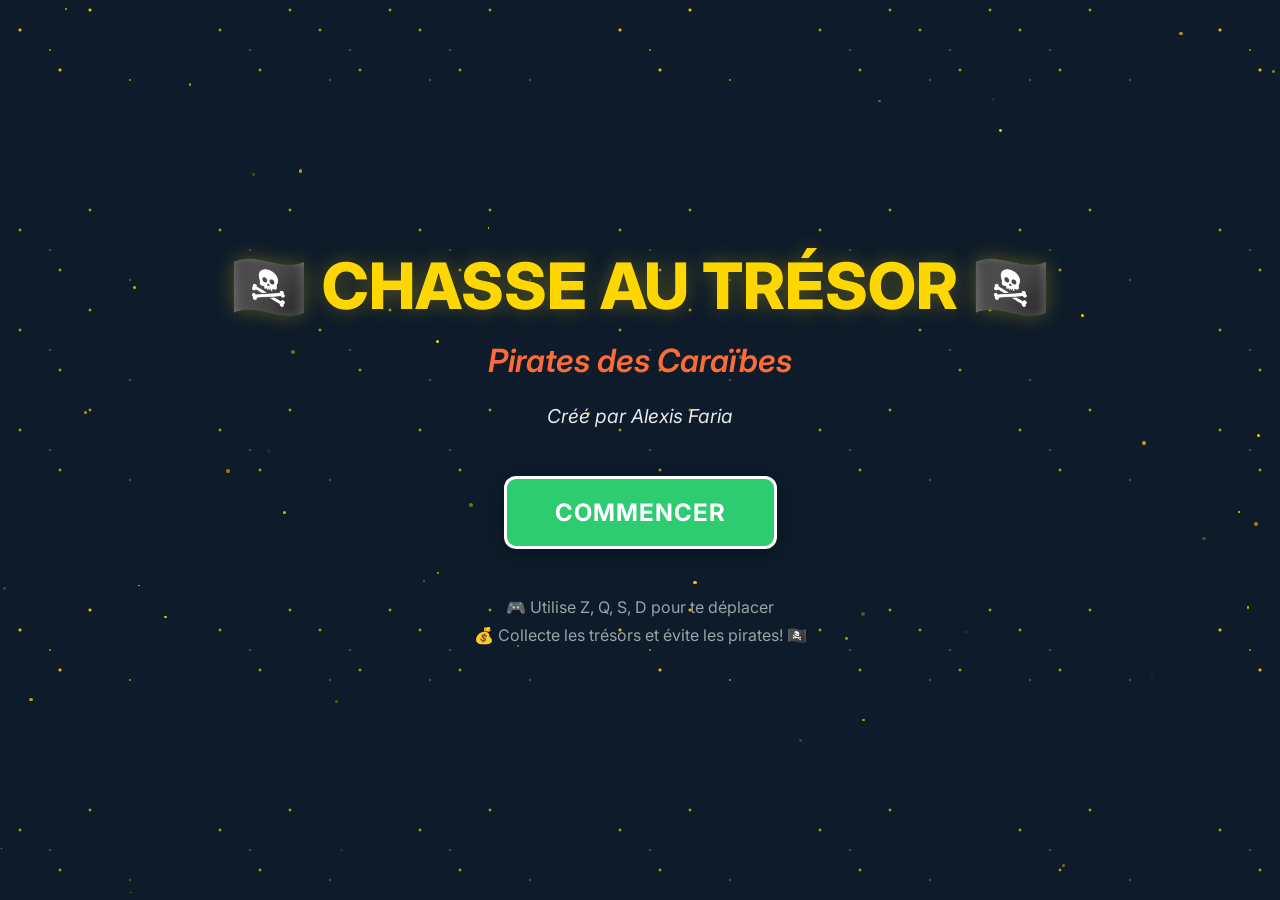
<file: Jeux vidéos/index.html>
<!DOCTYPE html>
<html lang="fr">
<head>
    <meta charset="UTF-8">
    <meta name="viewport" content="width=device-width, initial-scale=1.0">
    <title>🏴‍☠️ Chasse au Trésor - Pirates des Caraïbes</title>
    <meta name="description" content="Un jeu de chasse au trésor palpitant où vous devez éviter les pirates et collecter des trésors !">
    <link rel="stylesheet" href="style.css">
</head>
<body>
    <!-- Écran de menu principal -->
    <div id="menu-screen" class="screen active">
        <div class="stars-background"></div>
        <div class="menu-content">
            <h1 class="main-title">🏴‍☠️ CHASSE AU TRÉSOR 🏴‍☠️</h1>
            <h2 class="subtitle">Pirates des Caraïbes</h2>
            <p class="credit">Créé par Alexis Faria</p>
            
            <button id="start-btn" class="menu-button primary-button">
                COMMENCER
            </button>
            
            <div class="instructions">
                <p>🎮 Utilise Z, Q, S, D pour te déplacer</p>
                <p>💰 Collecte les trésors et évite les pirates! 🏴‍☠️</p>
            </div>
        </div>
    </div>

    <!-- Écran de sélection de difficulté -->
    <div id="difficulty-screen" class="screen">
        <div class="stars-background"></div>
        <div class="difficulty-content">
            <h1 class="difficulty-title">CHOISIS TA DIFFICULTÉ</h1>
            
            <div class="difficulty-options">
                <div class="difficulty-option">
                    <p class="difficulty-desc">2 pirates • Vitesse 2</p>
                    <button class="difficulty-button easy" data-difficulty="easy">
                        FACILE
                    </button>
                </div>
                
                <div class="difficulty-option">
                    <p class="difficulty-desc">3 pirates • Vitesse 3</p>
                    <button class="difficulty-button normal" data-difficulty="normal">
                        NORMAL
                    </button>
                </div>
                
                <div class="difficulty-option">
                    <p class="difficulty-desc">5 pirates • Vitesse 4</p>
                    <button class="difficulty-button hard" data-difficulty="hard">
                        DIFFICILE
                    </button>
                </div>
            </div>
        </div>
    </div>

    <!-- Écran de jeu -->
    <div id="game-screen" class="screen">
        <div class="game-container">
            <!-- HUD (Head-Up Display) -->
            <div class="hud">
                <div class="hud-item score-display">
                    <span id="score-text">💰 Score: 0</span>
                </div>
                
                <button id="pause-btn" class="pause-button">
                    ⏸️ PAUSE
                </button>
                
                <div class="hud-item difficulty-display">
                    <span id="difficulty-text">⚔️ Facile</span>
                </div>
            </div>
            
            <!-- Canvas de jeu -->
            <canvas id="game-canvas" width="800" height="600"></canvas>
        </div>
    </div>

    <!-- Menu Pause -->
    <div id="pause-menu" class="overlay-menu">
        <div class="overlay-background"></div>
        <div class="pause-content">
            <h1 class="pause-title">⏸️ PAUSE ⏸️</h1>
            
            <button id="resume-btn" class="menu-button continue-button">
                ▶️ CONTINUER
            </button>
            
            <button id="quit-btn" class="menu-button quit-button">
                🏠 QUITTER
            </button>
            
            <p class="pause-instruction">Appuie sur P ou Échap pour reprendre</p>
        </div>
    </div>

    <!-- Menu Game Over -->
    <div id="gameover-menu" class="overlay-menu">
        <div class="overlay-background"></div>
        <div class="gameover-content">
            <h1 class="gameover-title">☠️ GAME OVER ☠️</h1>
            <p class="final-score">💰 Score Final: <span id="final-score">0</span></p>
            
            <button id="menu-btn" class="menu-button return-button">
                RETOUR À L'ACCUEIL
            </button>
        </div>
    </div>

    <script src="game.js"></script>
</body>
</html>
</file>
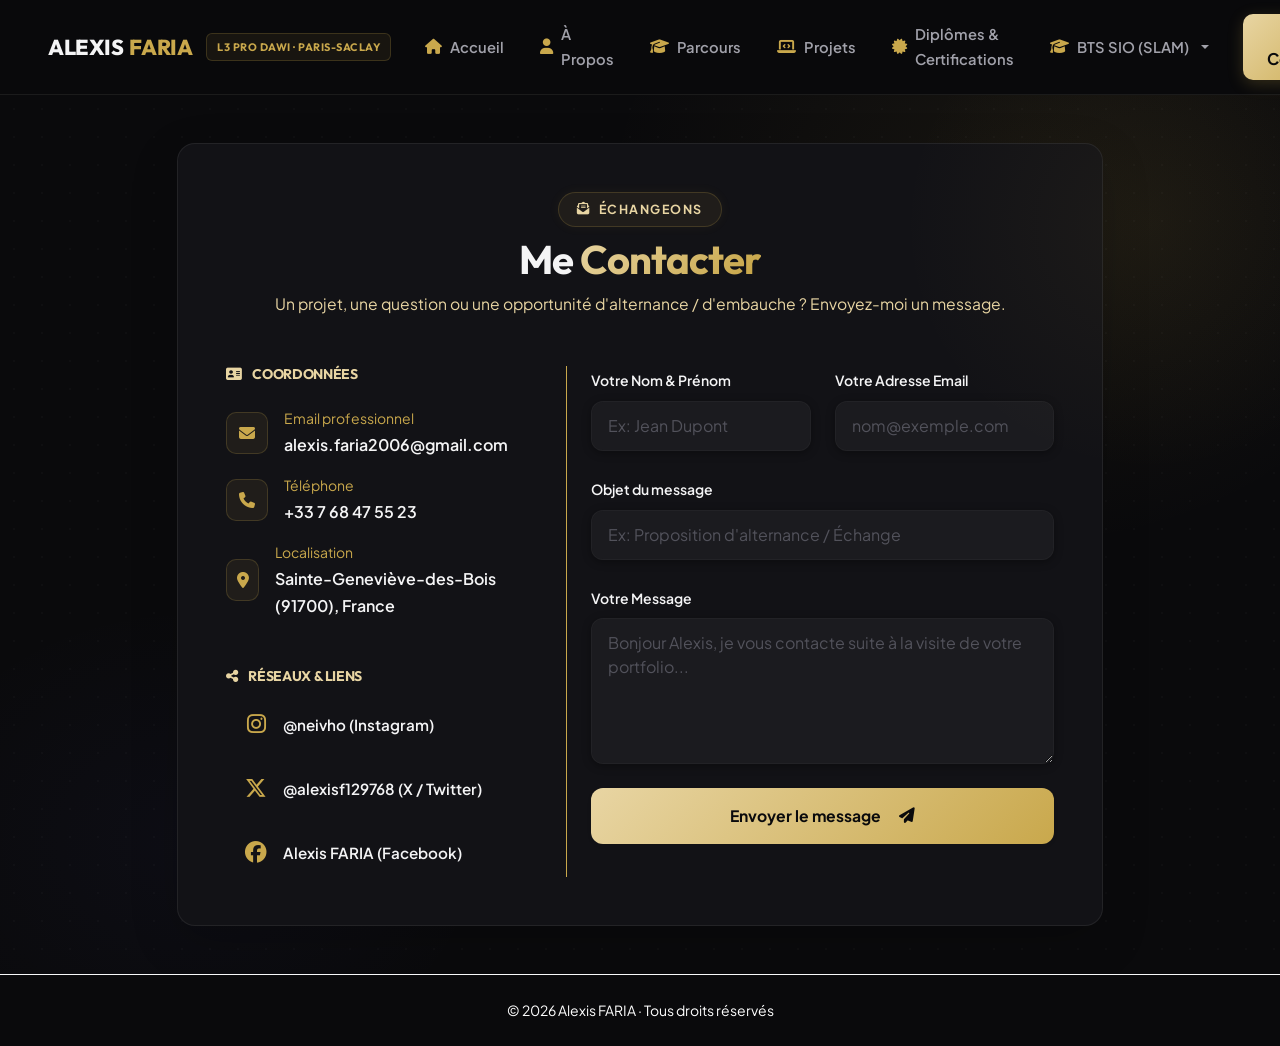
<file: contact.html>
<!DOCTYPE html>
<html lang="fr">
<head>
    <meta charset="UTF-8">
    <meta name="viewport" content="width=device-width, initial-scale=1.0">
    <title>Contact | Alexis FARIA — Développeur Web & Applicatif</title>
    <!-- Bootstrap 5 CSS -->
    <link href="https://cdn.jsdelivr.net/npm/bootstrap@5.3.0/dist/css/bootstrap.min.css" rel="stylesheet">
    <!-- Font Awesome 6 Icons -->
    <link rel="stylesheet" href="https://cdnjs.cloudflare.com/ajax/libs/font-awesome/6.5.1/css/all.min.css">
    <!-- Google Fonts -->
    <link rel="preconnect" href="https://fonts.googleapis.com">
    <link rel="preconnect" href="https://fonts.gstatic.com" crossorigin>
    <link href="https://fonts.googleapis.com/css2?family=Outfit:wght@400;500;600;700;800&family=Plus+Jakarta+Sans:wght@300;400;500;600;700;800&family=Poppins:wght@300;400;500;600;700&display=swap" rel="stylesheet">
    <!-- Style Principal -->
    <link rel="stylesheet" href="style.css">
</head>
<body class="bg-body-warm contact-page">

    <!-- Barre de Navigation Sticky avec Menu Déroulant BTS SIO -->
    <nav class="navbar navbar-expand-lg sticky-top custom-navbar" id="mainNav">
        <div class="container-fluid px-lg-5">
            <a class="navbar-brand" href="index.html">
                ALEXIS <span>FARIA</span>
                <span class="brand-badge d-none d-sm-inline-block">L3 PRO DAWI · PARIS-SACLAY</span>
            </a>
            <button class="navbar-toggler border-0 shadow-none" type="button" data-bs-toggle="collapse" data-bs-target="#navbarNav" aria-label="Menu de navigation">
                <i class="fas fa-bars-staggered text-heading fs-4"></i>
            </button>
            <div class="collapse navbar-collapse" id="navbarNav">
                <ul class="navbar-nav ms-auto align-items-lg-center">
                    <li class="nav-item"><a class="nav-link" href="index.html#home"><i class="fas fa-home"></i> Accueil</a></li>
                    <li class="nav-item"><a class="nav-link" href="index.html#about"><i class="fas fa-user"></i> À Propos</a></li>
                    <li class="nav-item"><a class="nav-link" href="index.html#parcours"><i class="fas fa-graduation-cap"></i> Parcours</a></li>
                    <li class="nav-item"><a class="nav-link" href="index.html#projects"><i class="fas fa-laptop-code"></i> Projets</a></li>
                    <li class="nav-item"><a class="nav-link" href="index.html#diplomes-certifications"><i class="fas fa-certificate text-accent"></i> Diplômes & Certifications</a></li>
                    
                    <!-- Menu Déroulant BTS SIO (SLAM) -->
                    <li class="nav-item dropdown">
                        <a class="nav-link dropdown-toggle" href="#" id="navbarBtsDropdown" role="button" data-bs-toggle="dropdown" aria-expanded="false">
                            <i class="fas fa-graduation-cap text-accent"></i> BTS SIO (SLAM)
                        </a>
                        <ul class="dropdown-menu custom-dropdown-menu" aria-labelledby="navbarBtsDropdown">
                            <li>
                                <a class="dropdown-item" href="index.html#bts-sio">
                                    <i class="fas fa-folder-open"></i> Dossier d'évaluation
                                </a>
                            </li>
                            <li>
                                <a class="dropdown-item" href="veille.html">
                                    <i class="fas fa-satellite-dish"></i> Veille Technologique
                                </a>
                            </li>
                            <li>
                                <a class="dropdown-item" href="e4.html">
                                    <i class="fas fa-award"></i> Épreuve E4
                                </a>
                            </li>
                        </ul>
                    </li>

                    <li class="nav-item ms-lg-3 mt-2 mt-lg-0">
                        <a class="btn btn-contact-purple active text-center" href="contact.html">
                            <i class="fas fa-paper-plane me-1"></i> Contact
                        </a>
                    </li>
                </ul>
            </div>
        </div>
    </nav>

    <!-- Section Formulaire de Contact -->
    <section class="py-5 hero-section d-flex align-items-center" style="min-height: 85vh;">
        <div class="container">
            <div class="row justify-content-center">
                <div class="col-lg-10">
                    <div class="card project-card p-4 p-md-5 border-color shadow-lg">
                        
                        <div class="text-center mb-5">
                            <span class="section-pill mb-2"><i class="fas fa-envelope-open-text"></i> Échangeons</span>
                            <h2 class="display-6 fw-bold text-heading">Me <span class="text-gradient">Contacter</span></h2>
                            <p class="section-subtitle-highlight mb-0">Un projet, une question ou une opportunité d'alternance / d'embauche ? Envoyez-moi un message.</p>
                        </div>

                        <div class="row g-5">
                            
                            <!-- Coordonnées & Réseaux -->
                            <div class="col-md-5 contact-divider">
                                <div class="mb-5 text-start">
                                    <h5 class="section-subtitle-highlight mb-4 small text-uppercase fw-bold">
                                        <i class="fas fa-address-card me-2"></i> Coordonnées
                                    </h5>
                                    <div class="d-flex align-items-center mb-3">
                                        <div class="icon-box me-3"><i class="fas fa-envelope text-accent"></i></div>
                                        <div>
                                            <div class="small text-accent">Email professionnel</div>
                                            <a href="mailto:alexis.faria2006@gmail.com" class="fw-semibold text-heading text-decoration-none">alexis.faria2006@gmail.com</a>
                                        </div>
                                    </div>
                                    <div class="d-flex align-items-center mb-3">
                                        <div class="icon-box me-3"><i class="fas fa-phone text-accent"></i></div>
                                        <div>
                                            <div class="small text-accent">Téléphone</div>
                                            <a href="tel:+33768475523" class="fw-semibold text-heading text-decoration-none">+33 7 68 47 55 23</a>
                                        </div>
                                    </div>
                                    <div class="d-flex align-items-center">
                                        <div class="icon-box me-3"><i class="fas fa-map-marker-alt text-accent"></i></div>
                                        <div>
                                            <div class="small text-accent">Localisation</div>
                                            <span class="fw-semibold text-heading">Sainte-Geneviève-des-Bois (91700), France</span>
                                        </div>
                                    </div>
                                </div>
                                
                                <div class="mt-4 text-start">
                                    <h5 class="section-subtitle-highlight mb-3 small text-uppercase fw-bold">
                                        <i class="fas fa-share-nodes me-2"></i> Réseaux & Liens
                                    </h5>
                                    <div class="social-column">
                                        <a href="https://www.instagram.com/neivho" target="_blank" class="social-link">
                                            <i class="fab fa-instagram"></i>
                                            <span>@neivho (Instagram)</span>
                                        </a>
                                        <a href="https://twitter.com/alexisf129768" target="_blank" class="social-link">
                                            <i class="fab fa-x-twitter"></i>
                                            <span>@alexisf129768 (X / Twitter)</span>
                                        </a>
                                        <a href="https://www.facebook.com/profile.php?id=100008358485232" target="_blank" class="social-link">
                                            <i class="fab fa-facebook"></i>
                                            <span>Alexis FARIA (Facebook)</span>
                                        </a>
                                    </div>
                                </div>
                            </div>

                            <!-- Formulaire de contact Formspree -->
                            <div class="col-md-7">
                                <form action="https://formspree.io/f/xojvgrvl" method="POST">
                                    <div class="row g-4 text-start">
                                        <div class="col-md-6">
                                            <label class="form-label small">Votre Nom & Prénom</label>
                                            <input type="text" name="name" class="form-control custom-input" placeholder="Ex: Jean Dupont" required>
                                        </div>
                                        <div class="col-md-6">
                                            <label class="form-label small">Votre Adresse Email</label>
                                            <input type="email" name="_replyto" class="form-control custom-input" placeholder="nom@exemple.com" required>
                                        </div>
                                        <div class="col-12">
                                            <label class="form-label small">Objet du message</label>
                                            <input type="text" name="subject" class="form-control custom-input" placeholder="Ex: Proposition d'alternance / Échange">
                                        </div>
                                        <div class="col-12">
                                            <label class="form-label small">Votre Message</label>
                                            <textarea name="message" class="form-control custom-input" rows="5" placeholder="Bonjour Alexis, je vous contacte suite à la visite de votre portfolio..." required></textarea>
                                        </div>
                                        
                                        <input type="hidden" name="_subject" value="Nouveau message depuis votre Portfolio">
                                        
                                        <div class="col-12 mt-4">
                                            <button type="submit" class="btn btn-purple-main w-100 py-3 shadow-sm justify-content-center">
                                                Envoyer le message <i class="fas fa-paper-plane ms-2"></i>
                                            </button>
                                        </div>
                                    </div>
                                </form>
                            </div>

                        </div>
                    </div>
                </div>
            </div>
        </div>
    </section>

    <!-- Footer -->
    <footer class="text-center py-4 border-top border-light">
        <p class="text-white-fixed small mb-0">© 2026 Alexis FARIA · Tous droits réservés</p>
    </footer>

    <script src="https://cdn.jsdelivr.net/npm/bootstrap@5.3.0/dist/js/bootstrap.bundle.min.js"></script>
</body>
</html>
</file>
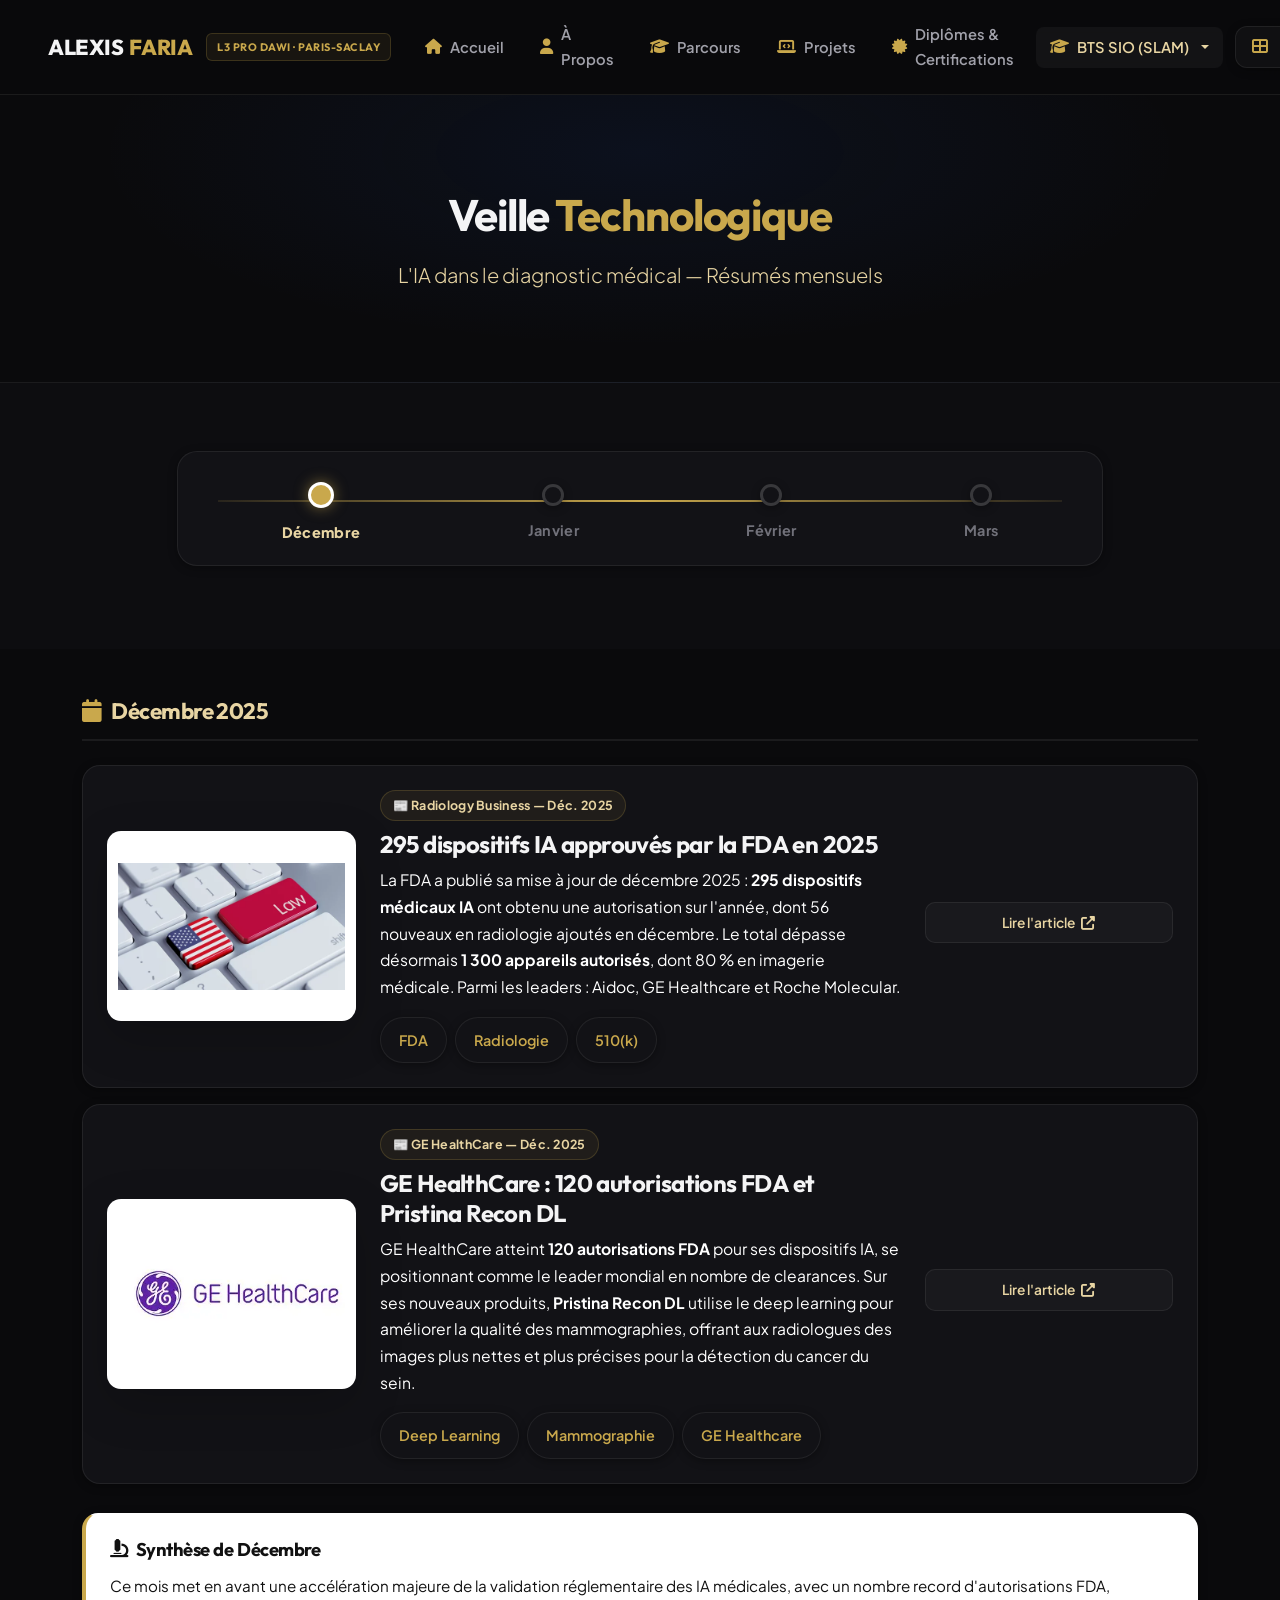
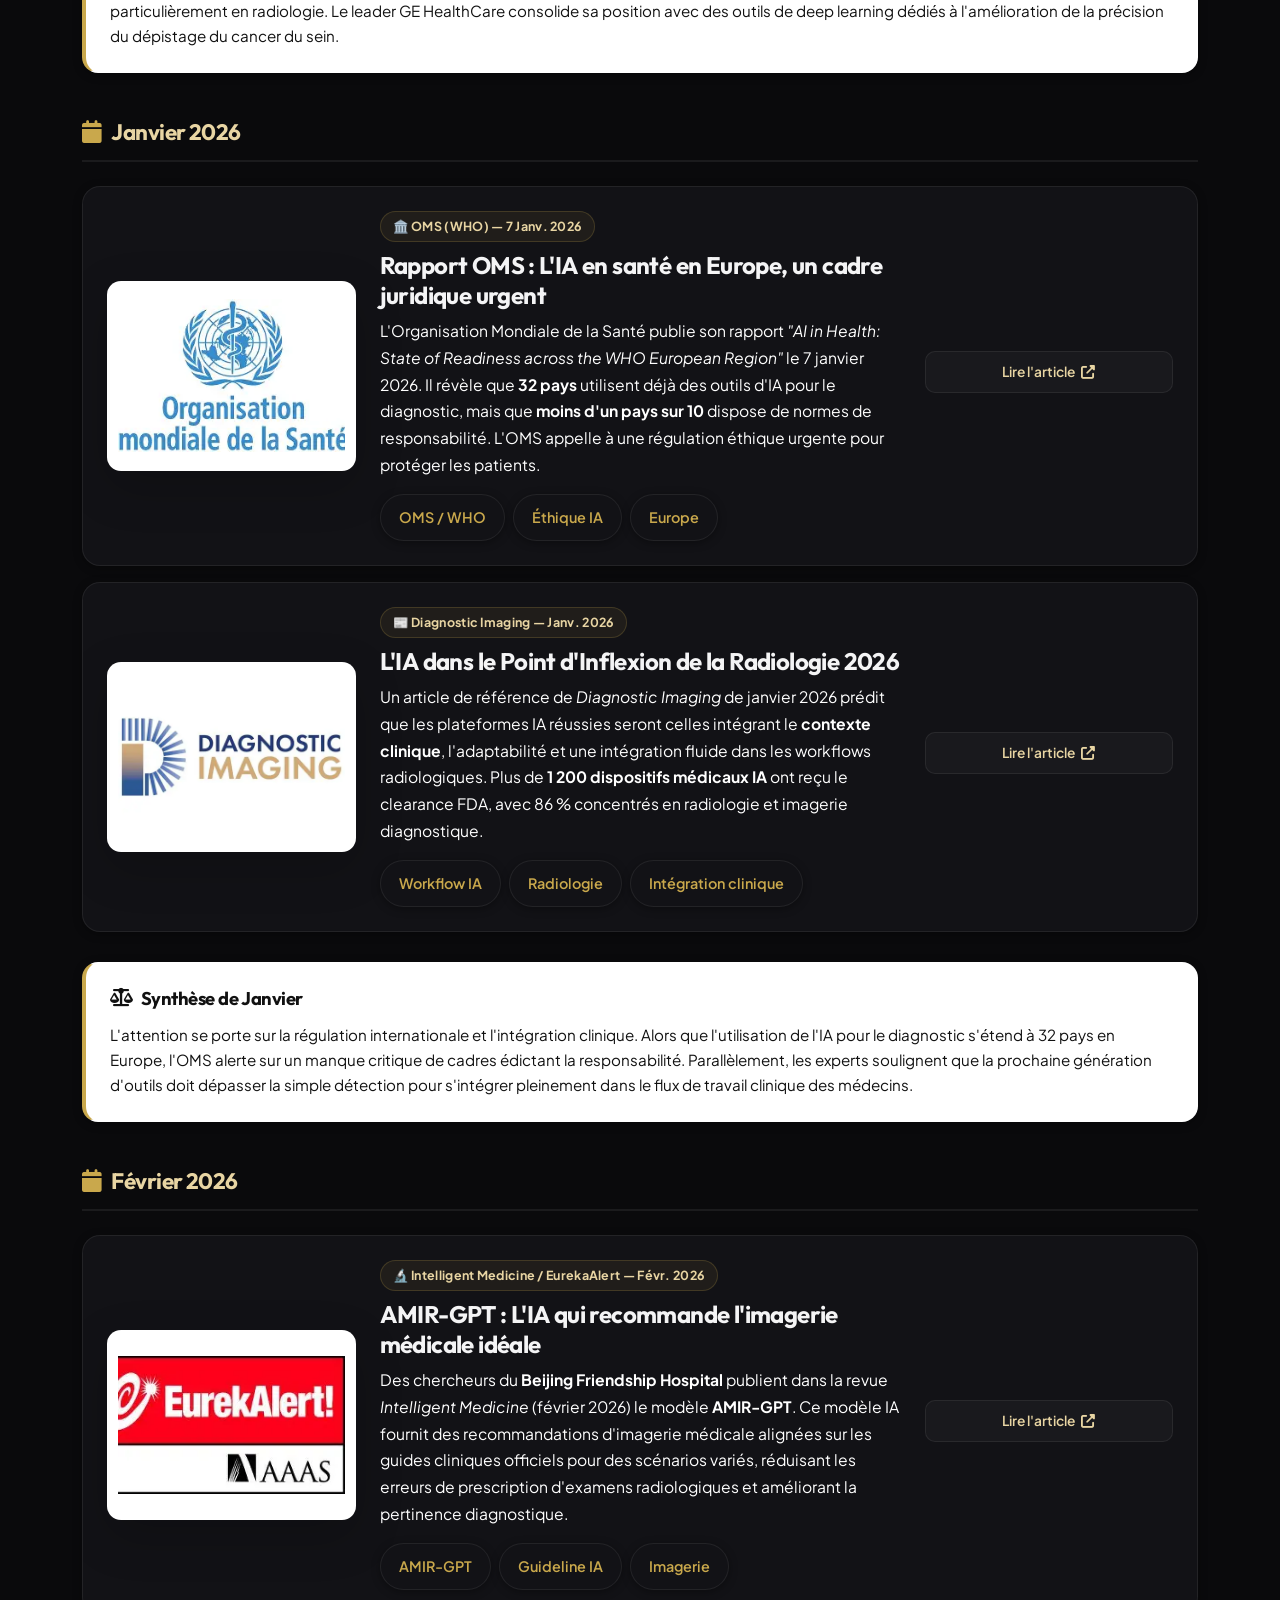
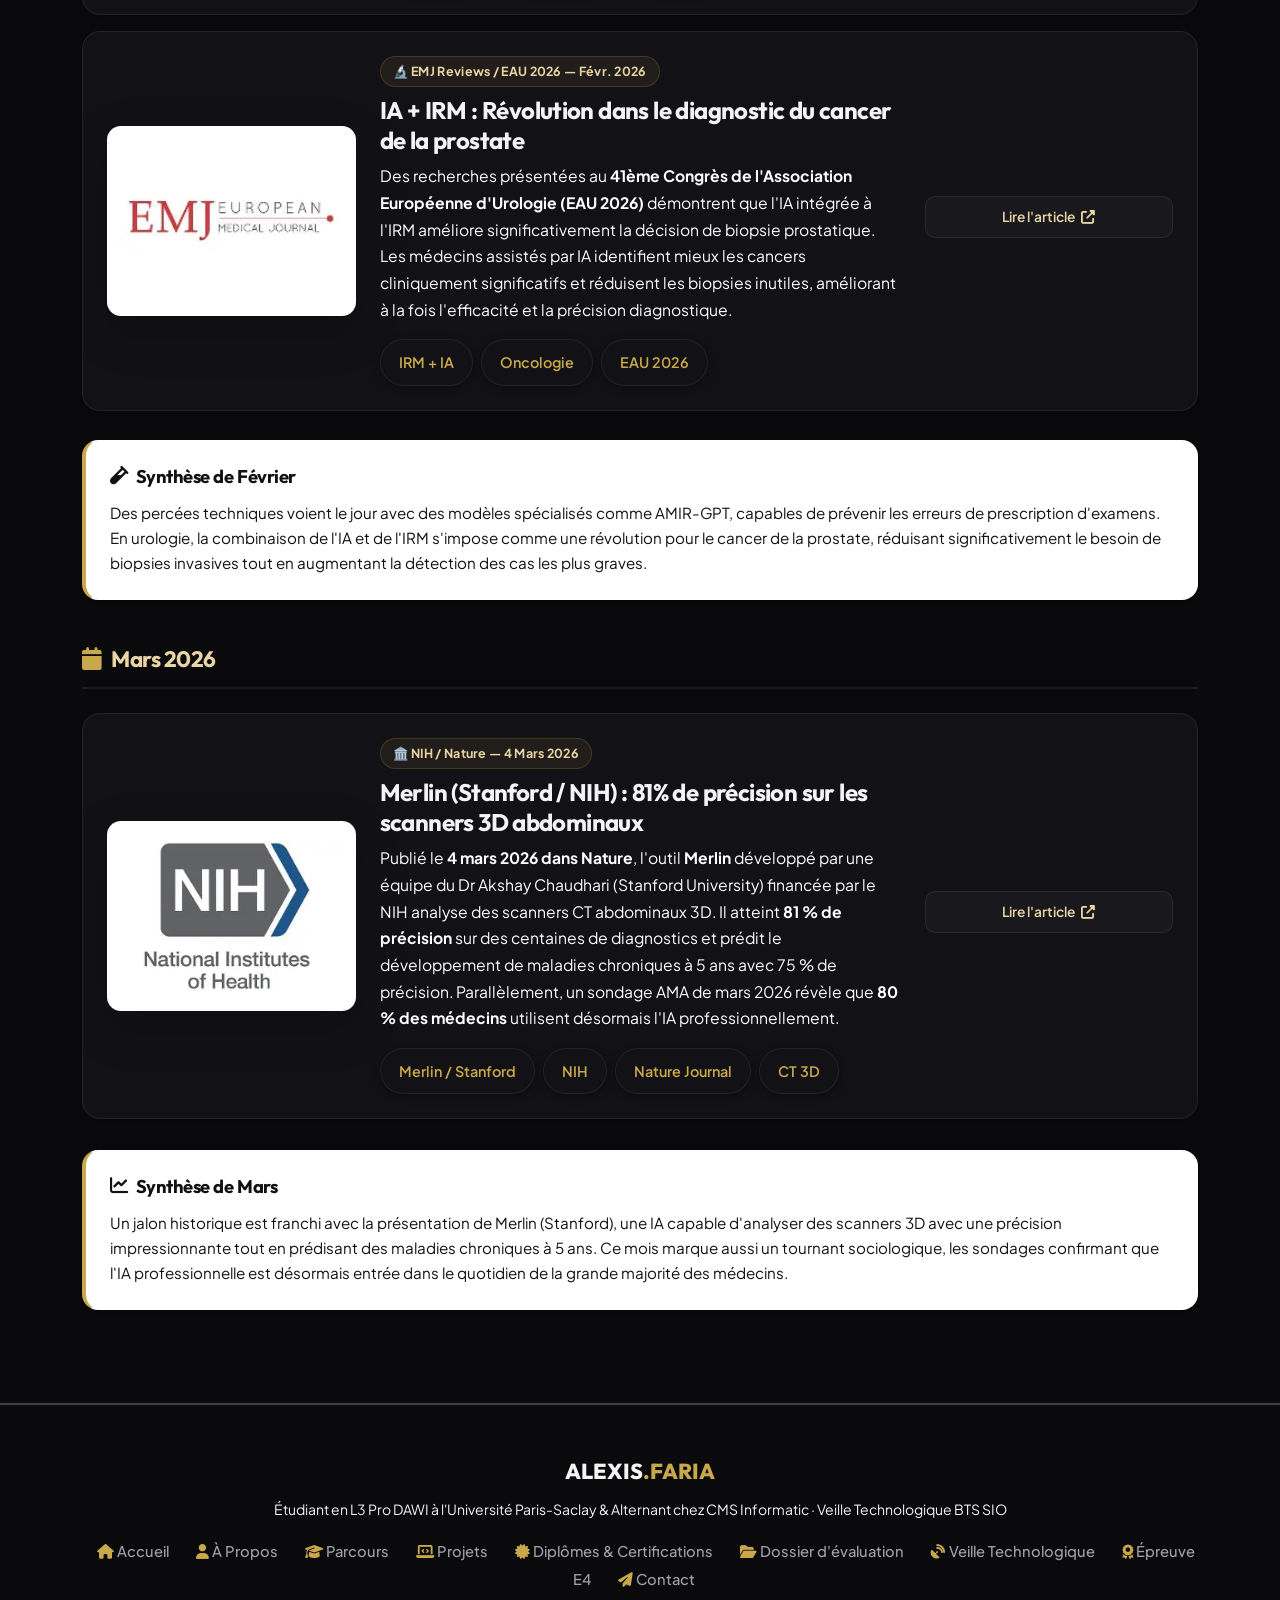
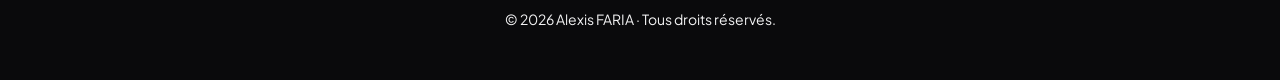
<file: veille.html>
<!DOCTYPE html>
<html lang="fr">

<head>
    <meta charset="UTF-8">
    <meta name="viewport" content="width=device-width, initial-scale=1.0">
    <title>Veille Technologique | Alexis FARIA</title>
    <link href="https://cdn.jsdelivr.net/npm/bootstrap@5.3.0/dist/css/bootstrap.min.css" rel="stylesheet">
    <link rel="stylesheet" href="https://cdnjs.cloudflare.com/ajax/libs/font-awesome/6.5.1/css/all.min.css">
    <link rel="preconnect" href="https://fonts.googleapis.com">
    <link rel="preconnect" href="https://fonts.gstatic.com" crossorigin>
    <link href="https://fonts.googleapis.com/css2?family=Outfit:wght@400;500;600;700;800&family=Plus+Jakarta+Sans:wght@300;400;500;600;700;800&family=Poppins:wght@300;400;500;600;700&display=swap" rel="stylesheet">
    <link rel="stylesheet" href="style.css">
    <link rel="stylesheet" href="veille.css">
</head>

<body>

    <div id="scrollProgress"></div>

    <!-- Barre de navigation -->
    <nav class="navbar navbar-expand-lg sticky-top custom-navbar" id="mainNav">
        <div class="container-fluid px-lg-5">
            <a class="navbar-brand" href="index.html">ALEXIS <span>FARIA</span><span class="brand-badge d-none d-sm-inline-block">L3 PRO DAWI · PARIS-SACLAY</span></a>
            <button class="navbar-toggler" type="button" data-bs-toggle="collapse" data-bs-target="#navbarNav">
                <span class="navbar-toggler-icon"></span>
            </button>
            <div class="collapse navbar-collapse" id="navbarNav">
                <ul class="navbar-nav ms-auto align-items-lg-center">
                    <li class="nav-item"><a class="nav-link" href="index.html#home"><i class="fas fa-home text-accent"></i> Accueil</a></li>
                    <li class="nav-item"><a class="nav-link" href="index.html#about"><i class="fas fa-user text-accent"></i> À Propos</a></li>
                    <li class="nav-item"><a class="nav-link" href="index.html#parcours"><i class="fas fa-graduation-cap text-accent"></i> Parcours</a></li>
                    <li class="nav-item"><a class="nav-link" href="index.html#projects"><i class="fas fa-laptop-code text-accent"></i> Projets</a></li>
                    <li class="nav-item"><a class="nav-link" href="index.html#diplomes-certifications"><i class="fas fa-certificate text-accent"></i> Diplômes & Certifications</a></li>
                    
                    <!-- Menu Déroulant BTS SIO (SLAM) -->
                    <li class="nav-item dropdown">
                        <a class="nav-link dropdown-toggle active" href="#" id="navbarBtsDropdown" role="button" data-bs-toggle="dropdown" aria-expanded="false">
                            <i class="fas fa-graduation-cap text-accent"></i> BTS SIO (SLAM)
                        </a>
                        <ul class="dropdown-menu custom-dropdown-menu" aria-labelledby="navbarBtsDropdown">
                            <li>
                                <a class="dropdown-item" href="index.html#diplomes-certifications">
                                    <i class="fas fa-certificate text-accent"></i> Diplômes & Certifications
                                </a>
                            </li>
                            <li>
                                <a class="dropdown-item active" href="veille.html">
                                    <i class="fas fa-satellite-dish text-accent"></i> Veille Technologique
                                </a>
                            </li>
                            <li>
                                <a class="dropdown-item" href="e4.html">
                                    <i class="fas fa-award text-accent"></i> Épreuve E4
                                </a>
                            </li>
                        </ul>
                    </li>

                    <li class="nav-item ms-lg-2 mt-2 mt-lg-0">
                        <a class="btn btn-outline-custom btn-sm py-2 px-3" href="https://padlet.com" target="_blank" id="padlet-link">
                            <i class="fas fa-th-large text-accent me-1"></i> Padlet
                        </a>
                    </li>
                    <li class="nav-item ms-lg-2 mt-2 mt-lg-0">
                        <a class="btn btn-contact-purple text-center" href="contact.html">
                            <i class="fas fa-paper-plane me-1"></i> Contact
                        </a>
                    </li>
                </ul>
            </div>
        </div>
    </nav>

    <!-- En-tête -->
    <header class="veille-hero d-flex align-items-center">
        <div class="container text-center">
            <h1 class="display-4 fw-bold reveal-on-scroll">Veille <span>Technologique</span></h1>
            <p class="lead text-gray mt-3 reveal-on-scroll stagger-1">L'IA dans le diagnostic médical — Résumés mensuels</p>
        </div>
    </header>

    <!-- Frise chronologique interactive -->
    <section class="py-5 bg-darker">
        <div class="container">
            <div class="row">
                <div class="col-lg-10 mx-auto">
                    <div class="veille-timeline-container">
                        <div class="veille-timeline-line"></div>
                        <div class="veille-timeline-dots">
                            <div class="veille-dot-group" data-month="11" data-target="dec">
                                <div class="veille-dot"></div>
                                <span class="veille-month">Décembre</span>
                            </div>
                            <div class="veille-dot-group" data-month="0" data-target="jan">
                                <div class="veille-dot"></div>
                                <span class="veille-month">Janvier</span>
                            </div>
                            <div class="veille-dot-group" data-month="1" data-target="fev">
                                <div class="veille-dot"></div>
                                <span class="veille-month">Février</span>
                            </div>
                            <div class="veille-dot-group" data-month="2" data-target="mar">
                                <div class="veille-dot"></div>
                                <span class="veille-month">Mars</span>
                            </div>

                        </div>
                    </div>
                </div>
            </div>
        </div>
    </section>

    <!-- Contenu mensuel -->
    <section class="py-5">
        <div class="container">

            <!-- ══════════════ DÉCEMBRE 2025 ══════════════ -->
            <div class="month-section" id="dec">
                <div class="month-header reveal-on-scroll">
                    <h3><i class="fas fa-calendar"></i> Décembre 2025</h3>
                </div>

                <!-- Article 1 -->
                <div class="card project-card p-4 mb-3 reveal-on-scroll">
                    <div class="row g-4 align-items-center">
                        <div class="col-lg-3">
                            <img src="images/article1.jpg" class="veille-article-img shadow-lg" alt="FDA AI Devices">
                        </div>
                        <div class="col-lg-6">
                            <span class="veille-source-tag">📰 Radiology Business — Déc. 2025</span>
                            <h4 class="veille-article-title mb-2 mt-2">295 dispositifs IA approuvés par la FDA en 2025</h4>
                            <p class="text-gray">La FDA a publié sa mise à jour de décembre 2025 : <strong>295
                                    dispositifs médicaux IA</strong> ont obtenu une autorisation sur l'année, dont 56
                                nouveaux en radiologie ajoutés en décembre. Le total dépasse désormais <strong>1 300
                                    appareils autorisés</strong>, dont 80 % en imagerie médicale. Parmi les leaders :
                                Aidoc, GE Healthcare et Roche Molecular.</p>
                            <div class="d-flex flex-wrap gap-2 mt-3">
                                <span class="badge-tool">FDA</span>
                                <span class="badge-tool">Radiologie</span>
                                <span class="badge-tool">510(k)</span>
                            </div>
                        </div>
                        <div class="col-lg-3 text-center">
                            <a href="https://radiologybusiness.com" target="_blank"
                                class="btn-purple-visit d-block py-2 mb-2">
                                Lire l'article <i class="fas fa-external-link-alt ms-1"></i>
                            </a>
                        </div>
                    </div>
                </div>

                <!-- Article 2 -->
                <div class="card project-card p-4 reveal-on-scroll">
                    <div class="row g-4 align-items-center">
                        <div class="col-lg-3">
                            <img src="images/article2.webp" class="veille-article-img shadow-lg"
                                alt="GE Healthcare Pristina">
                        </div>
                        <div class="col-lg-6">
                            <span class="veille-source-tag">📰 GE HealthCare — Déc. 2025</span>
                            <h4 class="veille-article-title mb-2 mt-2">GE HealthCare : 120 autorisations FDA et Pristina Recon DL
                            </h4>
                            <p class="text-gray">GE HealthCare atteint <strong>120 autorisations FDA</strong> pour ses
                                dispositifs IA, se positionnant comme le leader mondial en nombre de clearances. Sur ses
                                nouveaux produits, <strong>Pristina Recon DL</strong> utilise le deep learning pour
                                améliorer la qualité des mammographies, offrant aux radiologues des images plus nettes
                                et plus précises pour la détection du cancer du sein.</p>
                            <div class="d-flex flex-wrap gap-2 mt-3">
                                <span class="badge-tool">Deep Learning</span>
                                <span class="badge-tool">Mammographie</span>
                                <span class="badge-tool">GE Healthcare</span>
                            </div>
                        </div>
                        <div class="col-lg-3 text-center">
                            <a href="https://www.gehealthcare.com" target="_blank"
                                class="btn-purple-visit d-block py-2 mb-2">
                                Lire l'article <i class="fas fa-external-link-alt ms-1"></i>
                            </a>
                        </div>
                    </div>
                </div>

                <!-- Résumé du mois -->
                <div class="month-summary reveal-on-scroll">
                    <h5><i class="fas fa-microscope"></i> Synthèse de Décembre</h5>
                    <p>Ce mois met en avant une accélération majeure de la validation réglementaire des IA médicales,
                        avec un nombre record d'autorisations FDA, particulièrement en radiologie. Le leader GE
                        HealthCare consolide sa position avec des outils de deep learning dédiés à l'amélioration de la
                        précision du dépistage du cancer du sein.</p>
                </div>
            </div>

            <!-- ══════════════ JANVIER 2026 ══════════════ -->
            <div class="month-section" id="jan">
                <div class="month-header reveal-on-scroll">
                    <h3><i class="fas fa-calendar"></i> Janvier 2026</h3>
                </div>

                <!-- Article 1 -->
                <div class="card project-card p-4 mb-3 reveal-on-scroll">
                    <div class="row g-4 align-items-center">
                        <div class="col-lg-3">
                            <img src="images/article3.webp" class="veille-article-img shadow-lg"
                                alt="OMS Rapport IA Santé">
                        </div>
                        <div class="col-lg-6">
                            <span class="veille-source-tag">🏛️ OMS (WHO) — 7 Janv. 2026</span>
                            <h4 class="veille-article-title mb-2 mt-2">Rapport OMS : L'IA en santé en Europe, un cadre juridique
                                urgent</h4>
                            <p class="text-gray">L'Organisation Mondiale de la Santé publie son rapport <em>"AI in
                                    Health: State of Readiness across the WHO European Region"</em> le 7 janvier 2026.
                                Il révèle que <strong>32 pays</strong> utilisent déjà des outils d'IA pour le
                                diagnostic, mais que <strong>moins d'un pays sur 10</strong> dispose de normes de
                                responsabilité. L'OMS appelle à une régulation éthique urgente pour protéger les
                                patients.</p>
                            <div class="d-flex flex-wrap gap-2 mt-3">
                                <span class="badge-tool">OMS / WHO</span>
                                <span class="badge-tool">Éthique IA</span>
                                <span class="badge-tool">Europe</span>
                            </div>
                        </div>
                        <div class="col-lg-3 text-center">
                            <a href="https://www.who.int/europe" target="_blank"
                                class="btn-purple-visit d-block py-2 mb-2">
                                Lire l'article <i class="fas fa-external-link-alt ms-1"></i>
                            </a>
                        </div>
                    </div>
                </div>

                <!-- Article 2 -->
                <div class="card project-card p-4 reveal-on-scroll">
                    <div class="row g-4 align-items-center">
                        <div class="col-lg-3">
                            <img src="images/article4.webp" class="veille-article-img shadow-lg"
                                alt="Agents IA Diagnostic">
                        </div>
                        <div class="col-lg-6">
                            <span class="veille-source-tag">📰 Diagnostic Imaging — Janv. 2026</span>
                            <h4 class="veille-article-title mb-2 mt-2">L'IA dans le Point d'Inflexion de la Radiologie 2026</h4>
                            <p class="text-gray">Un article de référence de <em>Diagnostic Imaging</em> de janvier 2026
                                prédit que les plateformes IA réussies seront celles intégrant le <strong>contexte
                                    clinique</strong>, l'adaptabilité et une intégration fluide dans les workflows
                                radiologiques. Plus de <strong>1 200 dispositifs médicaux IA</strong> ont reçu le
                                clearance FDA, avec 86 % concentrés en radiologie et imagerie diagnostique.</p>
                            <div class="d-flex flex-wrap gap-2 mt-3">
                                <span class="badge-tool">Workflow IA</span>
                                <span class="badge-tool">Radiologie</span>
                                <span class="badge-tool">Intégration clinique</span>
                            </div>
                        </div>
                        <div class="col-lg-3 text-center">
                            <a href="https://www.diagnosticimaging.com" target="_blank"
                                class="btn-purple-visit d-block py-2 mb-2">
                                Lire l'article <i class="fas fa-external-link-alt ms-1"></i>
                            </a>
                        </div>
                    </div>
                </div>

                <!-- Résumé du mois -->
                <div class="month-summary reveal-on-scroll">
                    <h5><i class="fas fa-balance-scale"></i> Synthèse de Janvier</h5>
                    <p>L'attention se porte sur la régulation internationale et l'intégration clinique. Alors que
                        l'utilisation de l'IA pour le diagnostic s'étend à 32 pays en Europe, l'OMS alerte sur un manque
                        critique de cadres édictant la responsabilité. Parallèlement, les experts soulignent que la
                        prochaine génération d'outils doit dépasser la simple détection pour s'intégrer pleinement dans
                        le flux de travail clinique des médecins.</p>
                </div>
            </div>

            <!-- ══════════════ FÉVRIER 2026 ══════════════ -->
            <div class="month-section" id="fev">
                <div class="month-header reveal-on-scroll">
                    <h3><i class="fas fa-calendar"></i> Février 2026</h3>
                </div>

                <!-- Article 1 -->
                <div class="card project-card p-4 mb-3 reveal-on-scroll">
                    <div class="row g-4 align-items-center">
                        <div class="col-lg-3">
                            <img src="images/article5.webp" class="veille-article-img shadow-lg"
                                alt="AMIR-GPT Radiologie">
                        </div>
                        <div class="col-lg-6">
                            <span class="veille-source-tag">🔬 Intelligent Medicine / EurekaAlert — Févr. 2026</span>
                            <h4 class="veille-article-title mb-2 mt-2">AMIR-GPT : L'IA qui recommande l'imagerie médicale idéale
                            </h4>
                            <p class="text-gray">Des chercheurs du <strong>Beijing Friendship Hospital</strong> publient
                                dans la revue <em>Intelligent Medicine</em> (février 2026) le modèle
                                <strong>AMIR-GPT</strong>. Ce modèle IA fournit des recommandations d'imagerie médicale
                                alignées sur les guides cliniques officiels pour des scénarios variés, réduisant les
                                erreurs de prescription d'examens radiologiques et améliorant la pertinence
                                diagnostique.
                            </p>
                            <div class="d-flex flex-wrap gap-2 mt-3">
                                <span class="badge-tool">AMIR-GPT</span>
                                <span class="badge-tool">Guideline IA</span>
                                <span class="badge-tool">Imagerie</span>
                            </div>
                        </div>
                        <div class="col-lg-3 text-center">
                            <a href="https://www.eurekalert.org" target="_blank"
                                class="btn-purple-visit d-block py-2 mb-2">
                                Lire l'article <i class="fas fa-external-link-alt ms-1"></i>
                            </a>
                        </div>
                    </div>
                </div>

                <!-- Article 2 -->
                <div class="card project-card p-4 reveal-on-scroll">
                    <div class="row g-4 align-items-center">
                        <div class="col-lg-3">
                            <img src="images/Article6.webp" class="veille-article-img shadow-lg"
                                alt="IA Cancer Prostate Urologie">
                        </div>
                        <div class="col-lg-6">
                            <span class="veille-source-tag">🔬 EMJ Reviews / EAU 2026 — Févr. 2026</span>
                            <h4 class="veille-article-title mb-2 mt-2">IA + IRM : Révolution dans le diagnostic du cancer de la
                                prostate</h4>
                            <p class="text-gray">Des recherches présentées au <strong>41ème Congrès de l'Association
                                    Européenne d'Urologie (EAU 2026)</strong> démontrent que l'IA intégrée à l'IRM
                                améliore significativement la décision de biopsie prostatique. Les médecins assistés par
                                IA identifient mieux les cancers cliniquement significatifs et réduisent les biopsies
                                inutiles, améliorant à la fois l'efficacité et la précision diagnostique.</p>
                            <div class="d-flex flex-wrap gap-2 mt-3">
                                <span class="badge-tool">IRM + IA</span>
                                <span class="badge-tool">Oncologie</span>
                                <span class="badge-tool">EAU 2026</span>
                            </div>
                        </div>
                        <div class="col-lg-3 text-center">
                            <a href="https://www.emjreviews.com" target="_blank"
                                class="btn-purple-visit d-block py-2 mb-2">
                                Lire l'article <i class="fas fa-external-link-alt ms-1"></i>
                            </a>
                        </div>
                    </div>
                </div>

                <!-- Résumé du mois -->
                <div class="month-summary reveal-on-scroll">
                    <h5><i class="fas fa-vial"></i> Synthèse de Février</h5>
                    <p>Des percées techniques voient le jour avec des modèles spécialisés comme AMIR-GPT, capables de
                        prévenir les erreurs de prescription d'examens. En urologie, la combinaison de l'IA et de l'IRM
                        s'impose comme une révolution pour le cancer de la prostate, réduisant significativement le
                        besoin de biopsies invasives tout en augmentant la détection des cas les plus graves.</p>
                </div>
            </div>

            <!-- ══════════════ MARS 2026 ══════════════ -->
            <div class="month-section" id="mar">
                <div class="month-header reveal-on-scroll">
                    <h3><i class="fas fa-calendar"></i> Mars 2026</h3>
                </div>

                <!-- Article 1 -->
                <div class="card project-card p-4 reveal-on-scroll">
                    <div class="row g-4 align-items-center">
                        <div class="col-lg-3">
                            <img src="images/article7.webp" class="veille-article-img shadow-lg"
                                alt="Merlin Stanford NIH">
                        </div>
                        <div class="col-lg-6">
                            <span class="veille-source-tag">🏛️ NIH / Nature — 4 Mars 2026</span>
                            <h4 class="veille-article-title mb-2 mt-2">Merlin (Stanford / NIH) : 81% de précision sur les scanners
                                3D abdominaux</h4>
                            <p class="text-gray">Publié le <strong>4 mars 2026 dans Nature</strong>, l'outil
                                <strong>Merlin</strong> développé par une équipe du Dr Akshay Chaudhari (Stanford
                                University) financée par le NIH analyse des scanners CT abdominaux 3D. Il atteint
                                <strong>81 % de précision</strong> sur des centaines de diagnostics et prédit le
                                développement de maladies chroniques à 5 ans avec 75 % de précision. Parallèlement, un
                                sondage AMA de mars 2026 révèle que <strong>80 % des médecins</strong> utilisent
                                désormais l'IA professionnellement.
                            </p>
                            <div class="d-flex flex-wrap gap-2 mt-3">
                                <span class="badge-tool">Merlin / Stanford</span>
                                <span class="badge-tool">NIH</span>
                                <span class="badge-tool">Nature Journal</span>
                                <span class="badge-tool">CT 3D</span>
                            </div>
                        </div>
                        <div class="col-lg-3 text-center">
                            <a href="https://www.nih.gov" target="_blank" class="btn-purple-visit d-block py-2 mb-2">
                                Lire l'article <i class="fas fa-external-link-alt ms-1"></i>
                            </a>
                        </div>
                    </div>
                </div>

                <!-- Résumé du mois -->
                <div class="month-summary reveal-on-scroll">
                    <h5><i class="fas fa-chart-line"></i> Synthèse de Mars</h5>
                    <p>Un jalon historique est franchi avec la présentation de Merlin (Stanford), une IA capable
                        d'analyser des scanners 3D avec une précision impressionnante tout en prédisant des maladies
                        chroniques à 5 ans. Ce mois marque aussi un tournant sociologique, les sondages confirmant que
                        l'IA professionnelle est désormais entrée dans le quotidien de la grande majorité des médecins.
                    </p>
                </div>
            </div>

        </div>
    </section>




    <button class="back-to-top" id="backToTopBtn" title="Retourner en haut" aria-label="Retourner en haut">
        <i class="fas fa-arrow-up"></i>
    </button>

    <!-- Footer -->
    <footer class="veille-footer text-center py-5">
        <div class="container">
            <div class="footer-brand mb-2">
                ALEXIS<span>.FARIA</span>
            </div>
            <p class="small text-white mb-3">
                Étudiant en L3 Pro DAWI à l'Université Paris-Saclay & Alternant chez CMS Informatic · Veille Technologique BTS SIO
            </p>
            <div class="footer-links mb-3">
                <a href="index.html#home"><i class="fas fa-home text-accent"></i> Accueil</a>
                <a href="index.html#about"><i class="fas fa-user text-accent"></i> À Propos</a>
                <a href="index.html#parcours"><i class="fas fa-graduation-cap text-accent"></i> Parcours</a>
                <a href="index.html#projects"><i class="fas fa-laptop-code text-accent"></i> Projets</a>
                <a href="index.html#diplomes-certifications"><i class="fas fa-certificate text-accent"></i> Diplômes & Certifications</a>
                <a href="index.html#bts-sio"><i class="fas fa-folder-open text-accent"></i> Dossier d'évaluation</a>
                <a href="veille.html"><i class="fas fa-satellite-dish text-accent"></i> Veille Technologique</a>
                <a href="e4.html"><i class="fas fa-award text-accent"></i> Épreuve E4</a>
                <a href="contact.html"><i class="fas fa-paper-plane text-accent"></i> Contact</a>
            </div>
            <p class="small text-white mb-0">© 2026 Alexis FARIA · Tous droits réservés.</p>
        </div>
    </footer>

    <script src="https://cdn.jsdelivr.net/npm/bootstrap@5.3.0/dist/js/bootstrap.bundle.min.js"></script>

    <script>
        const navbar = document.getElementById('mainNav');
        const backToTopBtn = document.getElementById('backToTopBtn');
        const scrollProgress = document.getElementById('scrollProgress');

        function updateScrollEffects() {
            const scrollTop = document.documentElement.scrollTop;
            const scrollHeight = document.documentElement.scrollHeight - document.documentElement.clientHeight;

            navbar.classList.toggle('scrolled', window.scrollY > 50);
            backToTopBtn.classList.toggle('visible', window.scrollY > 50);
            scrollProgress.style.width = scrollHeight > 0 ? `${(scrollTop / scrollHeight) * 100}%` : '0%';
        }

        window.addEventListener('scroll', updateScrollEffects, { passive: true });
        updateScrollEffects();

        backToTopBtn.addEventListener('click', () => {
            window.scrollTo({ top: 0, behavior: 'smooth' });
        });

        const revealObserver = new IntersectionObserver((entries) => {
            entries.forEach((entry) => {
                if (entry.isIntersecting) {
                    entry.target.classList.add('is-revealed');
                    revealObserver.unobserve(entry.target);
                }
            });
        }, { threshold: 0.08, rootMargin: '0px 0px -30px 0px' });

        document.querySelectorAll('.reveal-on-scroll').forEach((element) => {
            revealObserver.observe(element);
        });

        // Illumine le mois actuel sur la frise
        (function () {
            const currentMonth = new Date().getMonth();
            const dotGroups = document.querySelectorAll('.veille-dot-group');
            dotGroups.forEach(function (group) {
                const month = parseInt(group.getAttribute('data-month'));
                if (month === currentMonth) {
                    group.querySelector('.veille-dot').classList.add('active');
                    group.querySelector('.veille-month').classList.add('active');
                }
            });
        })();

        // Clic sur un mois → scroll vers la section correspondante
        document.querySelectorAll('.veille-dot-group').forEach(function (group) {
            group.addEventListener('click', function () {
                document.querySelectorAll('.veille-dot-group').forEach(function (dotGroup) {
                    dotGroup.querySelector('.veille-dot').classList.remove('active');
                    dotGroup.querySelector('.veille-month').classList.remove('active');
                });
                group.querySelector('.veille-dot').classList.add('active');
                group.querySelector('.veille-month').classList.add('active');

                const target = group.getAttribute('data-target');
                const section = document.getElementById(target);
                if (section) {
                    section.scrollIntoView({ behavior: 'smooth', block: 'start' });
                }
            });
        });
    </script>

</body>

</html>
</file>
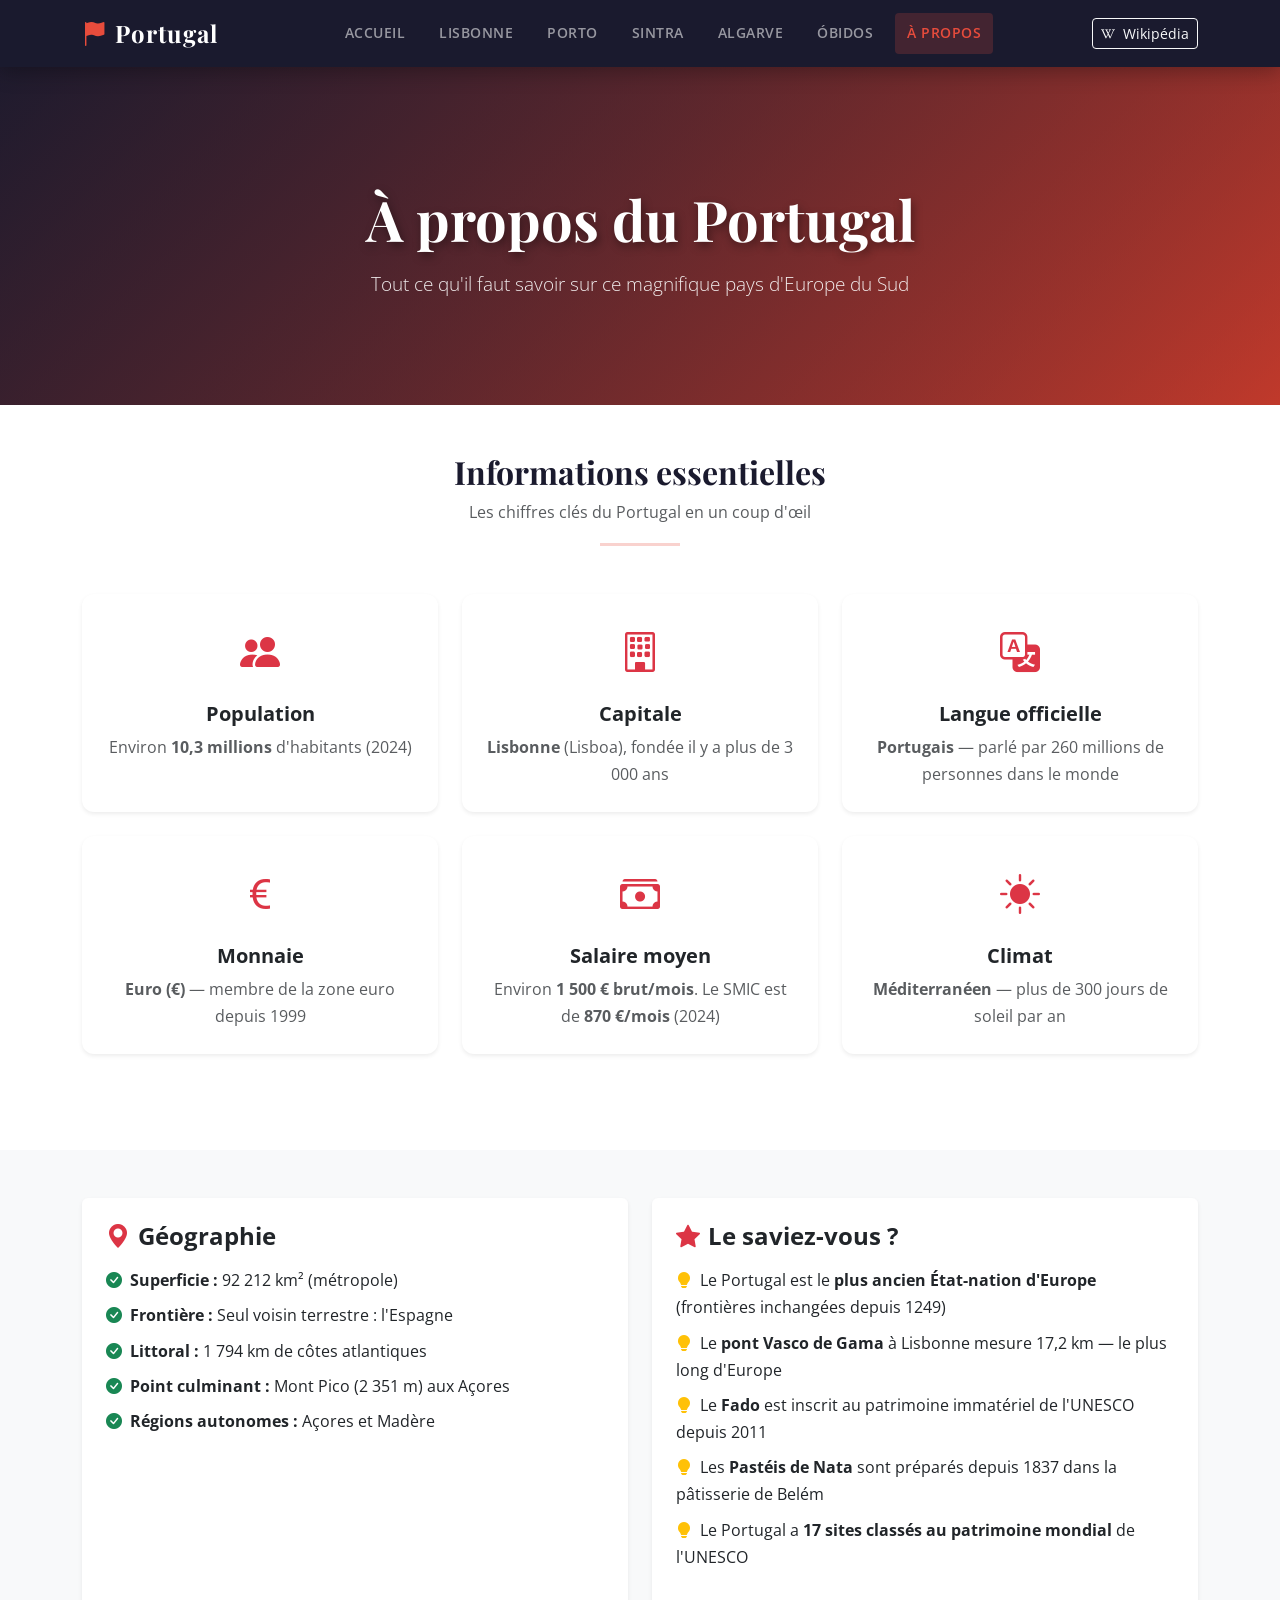
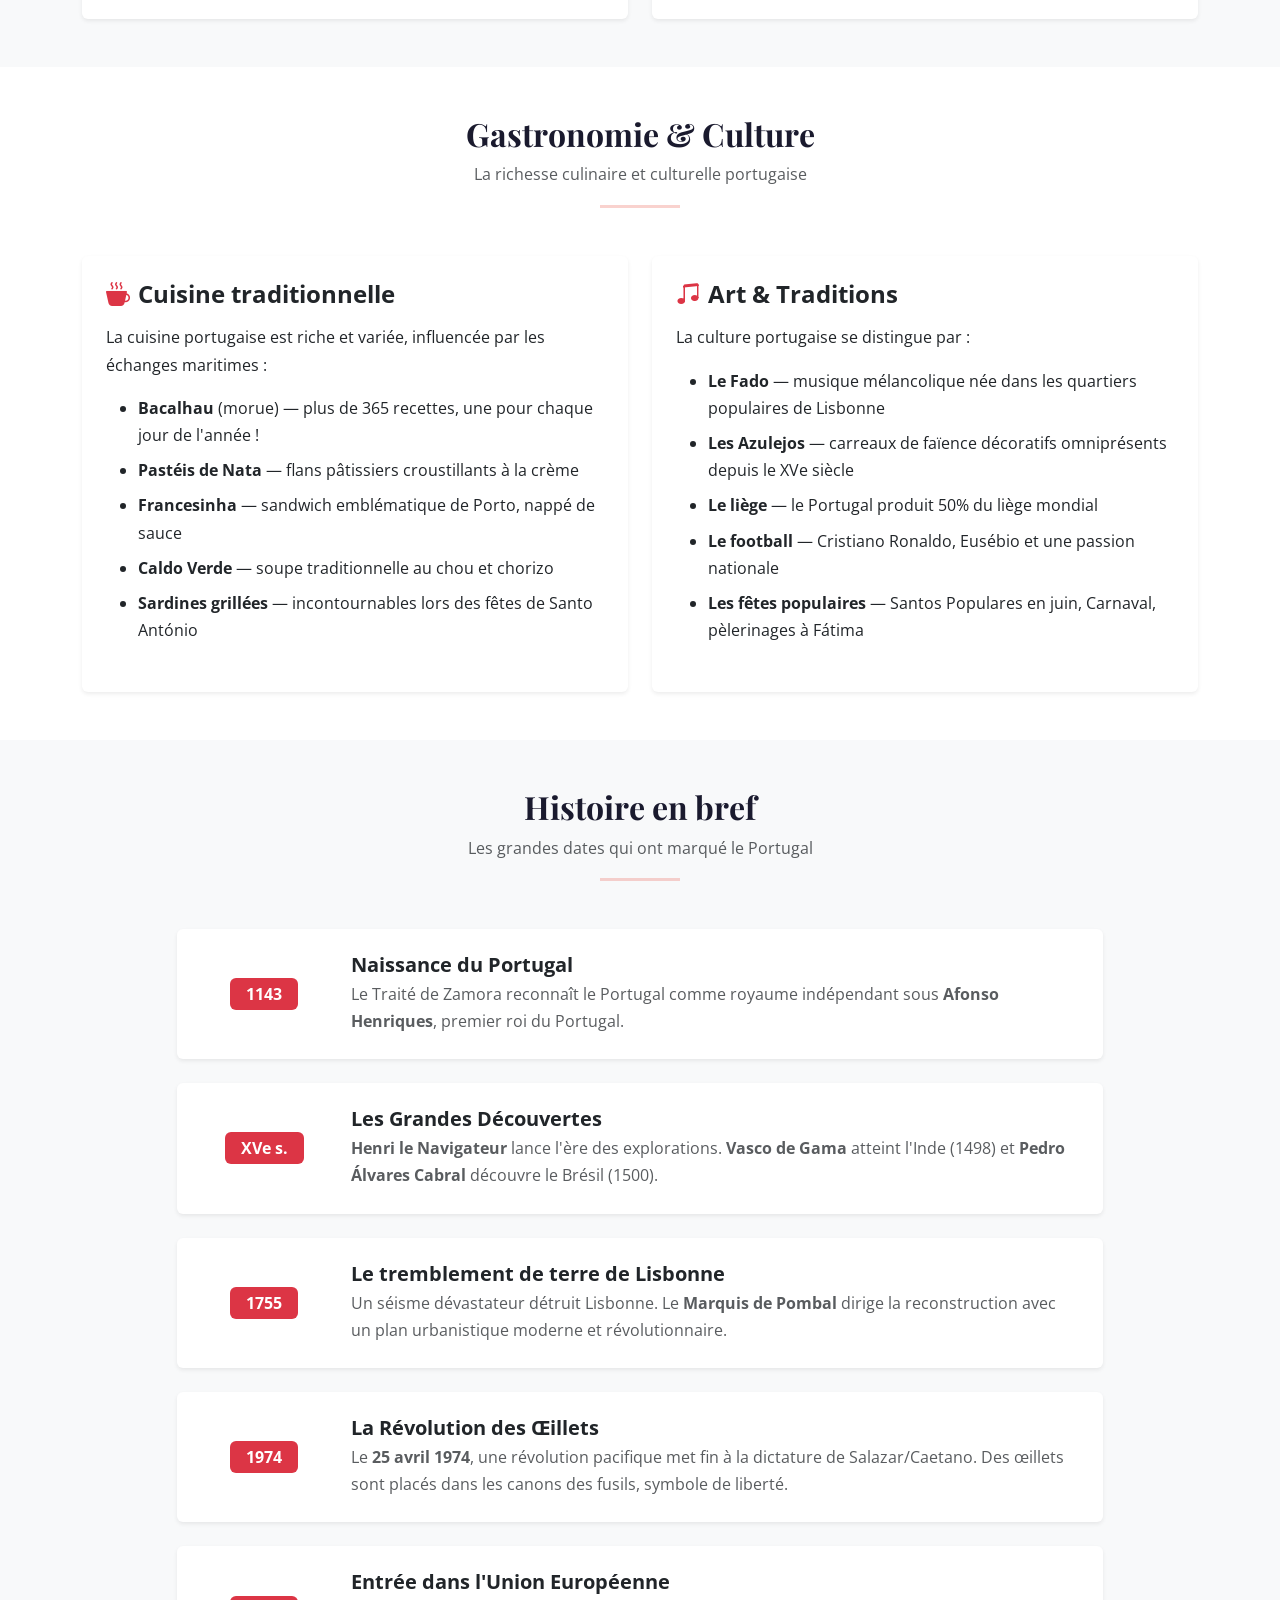
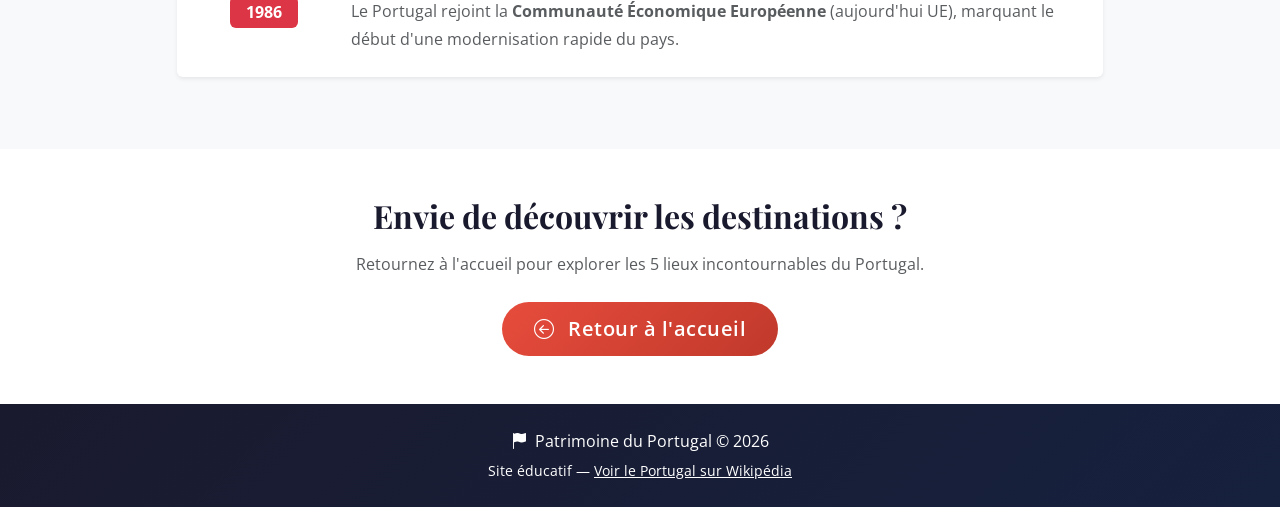
<file: Portugal (Projet)/apropos.html>
<!DOCTYPE html>
<html lang="fr">
<head>
    <meta charset="UTF-8">
    <meta name="viewport" content="width=device-width, initial-scale=1.0">
    <meta name="description" content="À propos du Portugal : population, capitale, langue, salaire moyen, gastronomie, culture et géographie.">
    <title>À propos du Portugal</title>
    <!-- Bootstrap CSS -->
    <link href="https://cdn.jsdelivr.net/npm/bootstrap@5.3.2/dist/css/bootstrap.min.css" rel="stylesheet">
    <!-- Bootstrap Icons -->
    <link href="https://cdn.jsdelivr.net/npm/bootstrap-icons@1.11.3/font/bootstrap-icons.min.css" rel="stylesheet">
    <!-- Google Fonts -->
    <link href="https://fonts.googleapis.com/css2?family=Playfair+Display:wght@400;700&family=Open+Sans:wght@300;400;600&display=swap" rel="stylesheet">
    <!-- Custom CSS -->
    <link rel="stylesheet" href="style.css">
</head>
<body>

    <!-- ===================== NAVBAR ===================== -->
    <nav class="navbar navbar-expand-lg navbar-dark fixed-top scrolled" id="mainNav">
        <div class="container">
            <a class="navbar-brand" href="index.html">
                <i class="bi bi-flag-fill me-2"></i>Portugal
            </a>
            <button class="navbar-toggler" type="button" data-bs-toggle="collapse" data-bs-target="#navbarNav">
                <span class="navbar-toggler-icon"></span>
            </button>
            <div class="collapse navbar-collapse" id="navbarNav">
                <ul class="navbar-nav mx-auto">
                    <li class="nav-item">
                        <a class="nav-link" href="index.html">Accueil</a>
                    </li>
                    <li class="nav-item">
                        <a class="nav-link" href="index.html#lisbonne">Lisbonne</a>
                    </li>
                    <li class="nav-item">
                        <a class="nav-link" href="index.html#porto">Porto</a>
                    </li>
                    <li class="nav-item">
                        <a class="nav-link" href="index.html#sintra">Sintra</a>
                    </li>
                    <li class="nav-item">
                        <a class="nav-link" href="index.html#algarve">Algarve</a>
                    </li>
                    <li class="nav-item">
                        <a class="nav-link" href="index.html#obidos">Óbidos</a>
                    </li>
                    <li class="nav-item">
                        <a class="nav-link active" href="apropos.html">À propos</a>
                    </li>
                </ul>
                <a href="https://fr.wikipedia.org/wiki/Portugal" target="_blank" class="btn btn-outline-light btn-sm">
                    <i class="bi bi-wikipedia me-1"></i> Wikipédia
                </a>
            </div>
        </div>
    </nav>

    <!-- ===================== EN-TÊTE DE PAGE ===================== -->
    <header class="apropos-hero d-flex align-items-center justify-content-center text-center text-white">
        <div class="hero-overlay"></div>
        <div class="container hero-content">
            <h1 class="display-4 fw-bold mb-3">À propos du Portugal</h1>
            <p class="lead mb-0">Tout ce qu'il faut savoir sur ce magnifique pays d'Europe du Sud</p>
        </div>
    </header>

    <!-- ===================== INFOS CLÉS ===================== -->
    <section class="py-5">
        <div class="container">
            <div class="text-center mb-5">
                <h2 class="section-title">Informations essentielles</h2>
                <p class="text-muted">Les chiffres clés du Portugal en un coup d'œil</p>
                <hr class="mx-auto my-3" style="width: 80px; border-color: #e74c3c; border-width: 3px;">
            </div>

            <!-- Cartes d'infos clés -->
            <div class="row g-4 mb-5">
                <div class="col-md-4 col-sm-6">
                    <div class="card h-100 border-0 shadow-sm text-center p-4 info-card">
                        <i class="bi bi-people-fill fs-1 text-danger mb-3"></i>
                        <h5 class="fw-bold">Population</h5>
                        <p class="text-muted mb-0">Environ <strong>10,3 millions</strong> d'habitants (2024)</p>
                    </div>
                </div>
                <div class="col-md-4 col-sm-6">
                    <div class="card h-100 border-0 shadow-sm text-center p-4 info-card">
                        <i class="bi bi-building fs-1 text-danger mb-3"></i>
                        <h5 class="fw-bold">Capitale</h5>
                        <p class="text-muted mb-0"><strong>Lisbonne</strong> (Lisboa), fondée il y a plus de 3 000 ans</p>
                    </div>
                </div>
                <div class="col-md-4 col-sm-6">
                    <div class="card h-100 border-0 shadow-sm text-center p-4 info-card">
                        <i class="bi bi-translate fs-1 text-danger mb-3"></i>
                        <h5 class="fw-bold">Langue officielle</h5>
                        <p class="text-muted mb-0"><strong>Portugais</strong> — parlé par 260 millions de personnes dans le monde</p>
                    </div>
                </div>
                <div class="col-md-4 col-sm-6">
                    <div class="card h-100 border-0 shadow-sm text-center p-4 info-card">
                        <i class="bi bi-currency-euro fs-1 text-danger mb-3"></i>
                        <h5 class="fw-bold">Monnaie</h5>
                        <p class="text-muted mb-0"><strong>Euro (€)</strong> — membre de la zone euro depuis 1999</p>
                    </div>
                </div>
                <div class="col-md-4 col-sm-6">
                    <div class="card h-100 border-0 shadow-sm text-center p-4 info-card">
                        <i class="bi bi-cash-stack fs-1 text-danger mb-3"></i>
                        <h5 class="fw-bold">Salaire moyen</h5>
                        <p class="text-muted mb-0">Environ <strong>1 500 € brut/mois</strong>. Le SMIC est de <strong>870 €/mois</strong> (2024)</p>
                    </div>
                </div>
                <div class="col-md-4 col-sm-6">
                    <div class="card h-100 border-0 shadow-sm text-center p-4 info-card">
                        <i class="bi bi-sun-fill fs-1 text-danger mb-3"></i>
                        <h5 class="fw-bold">Climat</h5>
                        <p class="text-muted mb-0"><strong>Méditerranéen</strong> — plus de 300 jours de soleil par an</p>
                    </div>
                </div>
            </div>
        </div>
    </section>

    <!-- ===================== GÉOGRAPHIE & SAVIEZ-VOUS ===================== -->
    <section class="py-5 bg-light">
        <div class="container">
            <div class="row g-4">
                <div class="col-lg-6">
                    <div class="card border-0 shadow-sm p-4 h-100">
                        <h4 class="fw-bold mb-3"><i class="bi bi-geo-alt-fill text-danger me-2"></i>Géographie</h4>
                        <ul class="list-unstyled">
                            <li class="mb-2"><i class="bi bi-check-circle-fill text-success me-2"></i><strong>Superficie :</strong> 92 212 km² (métropole)</li>
                            <li class="mb-2"><i class="bi bi-check-circle-fill text-success me-2"></i><strong>Frontière :</strong> Seul voisin terrestre : l'Espagne</li>
                            <li class="mb-2"><i class="bi bi-check-circle-fill text-success me-2"></i><strong>Littoral :</strong> 1 794 km de côtes atlantiques</li>
                            <li class="mb-2"><i class="bi bi-check-circle-fill text-success me-2"></i><strong>Point culminant :</strong> Mont Pico (2 351 m) aux Açores</li>
                            <li class="mb-2"><i class="bi bi-check-circle-fill text-success me-2"></i><strong>Régions autonomes :</strong> Açores et Madère</li>
                        </ul>
                    </div>
                </div>
                <div class="col-lg-6">
                    <div class="card border-0 shadow-sm p-4 h-100">
                        <h4 class="fw-bold mb-3"><i class="bi bi-star-fill text-danger me-2"></i>Le saviez-vous ?</h4>
                        <ul class="list-unstyled">
                            <li class="mb-2"><i class="bi bi-lightbulb-fill text-warning me-2"></i>Le Portugal est le <strong>plus ancien État-nation d'Europe</strong> (frontières inchangées depuis 1249)</li>
                            <li class="mb-2"><i class="bi bi-lightbulb-fill text-warning me-2"></i>Le <strong>pont Vasco de Gama</strong> à Lisbonne mesure 17,2 km — le plus long d'Europe</li>
                            <li class="mb-2"><i class="bi bi-lightbulb-fill text-warning me-2"></i>Le <strong>Fado</strong> est inscrit au patrimoine immatériel de l'UNESCO depuis 2011</li>
                            <li class="mb-2"><i class="bi bi-lightbulb-fill text-warning me-2"></i>Les <strong>Pastéis de Nata</strong> sont préparés depuis 1837 dans la pâtisserie de Belém</li>
                            <li class="mb-2"><i class="bi bi-lightbulb-fill text-warning me-2"></i>Le Portugal a <strong>17 sites classés au patrimoine mondial</strong> de l'UNESCO</li>
                        </ul>
                    </div>
                </div>
            </div>
        </div>
    </section>

    <!-- ===================== GASTRONOMIE & CULTURE ===================== -->
    <section class="py-5">
        <div class="container">
            <div class="text-center mb-5">
                <h2 class="section-title">Gastronomie & Culture</h2>
                <p class="text-muted">La richesse culinaire et culturelle portugaise</p>
                <hr class="mx-auto my-3" style="width: 80px; border-color: #e74c3c; border-width: 3px;">
            </div>
            <div class="row g-4">
                <div class="col-lg-6">
                    <div class="card border-0 shadow-sm p-4 h-100">
                        <h4 class="fw-bold mb-3"><i class="bi bi-cup-hot-fill text-danger me-2"></i>Cuisine traditionnelle</h4>
                        <p>La cuisine portugaise est riche et variée, influencée par les échanges maritimes :</p>
                        <ul>
                            <li class="mb-2"><strong>Bacalhau</strong> (morue) — plus de 365 recettes, une pour chaque jour de l'année !</li>
                            <li class="mb-2"><strong>Pastéis de Nata</strong> — flans pâtissiers croustillants à la crème</li>
                            <li class="mb-2"><strong>Francesinha</strong> — sandwich emblématique de Porto, nappé de sauce</li>
                            <li class="mb-2"><strong>Caldo Verde</strong> — soupe traditionnelle au chou et chorizo</li>
                            <li class="mb-2"><strong>Sardines grillées</strong> — incontournables lors des fêtes de Santo António</li>
                        </ul>
                    </div>
                </div>
                <div class="col-lg-6">
                    <div class="card border-0 shadow-sm p-4 h-100">
                        <h4 class="fw-bold mb-3"><i class="bi bi-music-note-beamed text-danger me-2"></i>Art & Traditions</h4>
                        <p>La culture portugaise se distingue par :</p>
                        <ul>
                            <li class="mb-2"><strong>Le Fado</strong> — musique mélancolique née dans les quartiers populaires de Lisbonne</li>
                            <li class="mb-2"><strong>Les Azulejos</strong> — carreaux de faïence décoratifs omniprésents depuis le XVe siècle</li>
                            <li class="mb-2"><strong>Le liège</strong> — le Portugal produit 50% du liège mondial</li>
                            <li class="mb-2"><strong>Le football</strong> — Cristiano Ronaldo, Eusébio et une passion nationale</li>
                            <li class="mb-2"><strong>Les fêtes populaires</strong> — Santos Populares en juin, Carnaval, pèlerinages à Fátima</li>
                        </ul>
                    </div>
                </div>
            </div>
        </div>
    </section>

    <!-- ===================== HISTOIRE RAPIDE ===================== -->
    <section class="py-5 bg-light">
        <div class="container">
            <div class="text-center mb-5">
                <h2 class="section-title">Histoire en bref</h2>
                <p class="text-muted">Les grandes dates qui ont marqué le Portugal</p>
                <hr class="mx-auto my-3" style="width: 80px; border-color: #e74c3c; border-width: 3px;">
            </div>
            <div class="row justify-content-center">
                <div class="col-lg-10">
                    <div class="timeline">
                        <div class="card border-0 shadow-sm p-4 mb-4">
                            <div class="row align-items-center">
                                <div class="col-md-2 text-center">
                                    <span class="badge bg-danger fs-6 px-3 py-2">1143</span>
                                </div>
                                <div class="col-md-10">
                                    <h5 class="fw-bold mb-1">Naissance du Portugal</h5>
                                    <p class="text-muted mb-0">Le Traité de Zamora reconnaît le Portugal comme royaume indépendant sous <strong>Afonso Henriques</strong>, premier roi du Portugal.</p>
                                </div>
                            </div>
                        </div>
                        <div class="card border-0 shadow-sm p-4 mb-4">
                            <div class="row align-items-center">
                                <div class="col-md-2 text-center">
                                    <span class="badge bg-danger fs-6 px-3 py-2">XVe s.</span>
                                </div>
                                <div class="col-md-10">
                                    <h5 class="fw-bold mb-1">Les Grandes Découvertes</h5>
                                    <p class="text-muted mb-0"><strong>Henri le Navigateur</strong> lance l'ère des explorations. <strong>Vasco de Gama</strong> atteint l'Inde (1498) et <strong>Pedro Álvares Cabral</strong> découvre le Brésil (1500).</p>
                                </div>
                            </div>
                        </div>
                        <div class="card border-0 shadow-sm p-4 mb-4">
                            <div class="row align-items-center">
                                <div class="col-md-2 text-center">
                                    <span class="badge bg-danger fs-6 px-3 py-2">1755</span>
                                </div>
                                <div class="col-md-10">
                                    <h5 class="fw-bold mb-1">Le tremblement de terre de Lisbonne</h5>
                                    <p class="text-muted mb-0">Un séisme dévastateur détruit Lisbonne. Le <strong>Marquis de Pombal</strong> dirige la reconstruction avec un plan urbanistique moderne et révolutionnaire.</p>
                                </div>
                            </div>
                        </div>
                        <div class="card border-0 shadow-sm p-4 mb-4">
                            <div class="row align-items-center">
                                <div class="col-md-2 text-center">
                                    <span class="badge bg-danger fs-6 px-3 py-2">1974</span>
                                </div>
                                <div class="col-md-10">
                                    <h5 class="fw-bold mb-1">La Révolution des Œillets</h5>
                                    <p class="text-muted mb-0">Le <strong>25 avril 1974</strong>, une révolution pacifique met fin à la dictature de Salazar/Caetano. Des œillets sont placés dans les canons des fusils, symbole de liberté.</p>
                                </div>
                            </div>
                        </div>
                        <div class="card border-0 shadow-sm p-4 mb-4">
                            <div class="row align-items-center">
                                <div class="col-md-2 text-center">
                                    <span class="badge bg-danger fs-6 px-3 py-2">1986</span>
                                </div>
                                <div class="col-md-10">
                                    <h5 class="fw-bold mb-1">Entrée dans l'Union Européenne</h5>
                                    <p class="text-muted mb-0">Le Portugal rejoint la <strong>Communauté Économique Européenne</strong> (aujourd'hui UE), marquant le début d'une modernisation rapide du pays.</p>
                                </div>
                            </div>
                        </div>
                    </div>
                </div>
            </div>
        </div>
    </section>

    <!-- ===================== BOUTON RETOUR ===================== -->
    <section class="py-5 text-center">
        <div class="container">
            <h3 class="section-title mb-3">Envie de découvrir les destinations ?</h3>
            <p class="text-muted mb-4">Retournez à l'accueil pour explorer les 5 lieux incontournables du Portugal.</p>
            <a href="index.html" class="btn btn-lg btn-portugal">
                <i class="bi bi-arrow-left-circle me-2"></i> Retour à l'accueil
            </a>
        </div>
    </section>

    <!-- ===================== FOOTER ===================== -->
    <footer class="py-4 text-center text-white">
        <div class="container">
            <p class="mb-1"><i class="bi bi-flag-fill me-2"></i>Patrimoine du Portugal &copy; 2026</p>
            <p class="mb-0 small">
                Site éducatif &mdash; 
                <a href="https://fr.wikipedia.org/wiki/Portugal" target="_blank" class="text-white text-decoration-underline">
                    Voir le Portugal sur Wikipédia
                </a>
            </p>
        </div>
    </footer>

    <!-- Bootstrap JS -->
    <script src="https://cdn.jsdelivr.net/npm/bootstrap@5.3.2/dist/js/bootstrap.bundle.min.js"></script>

</body>
</html>
</file>
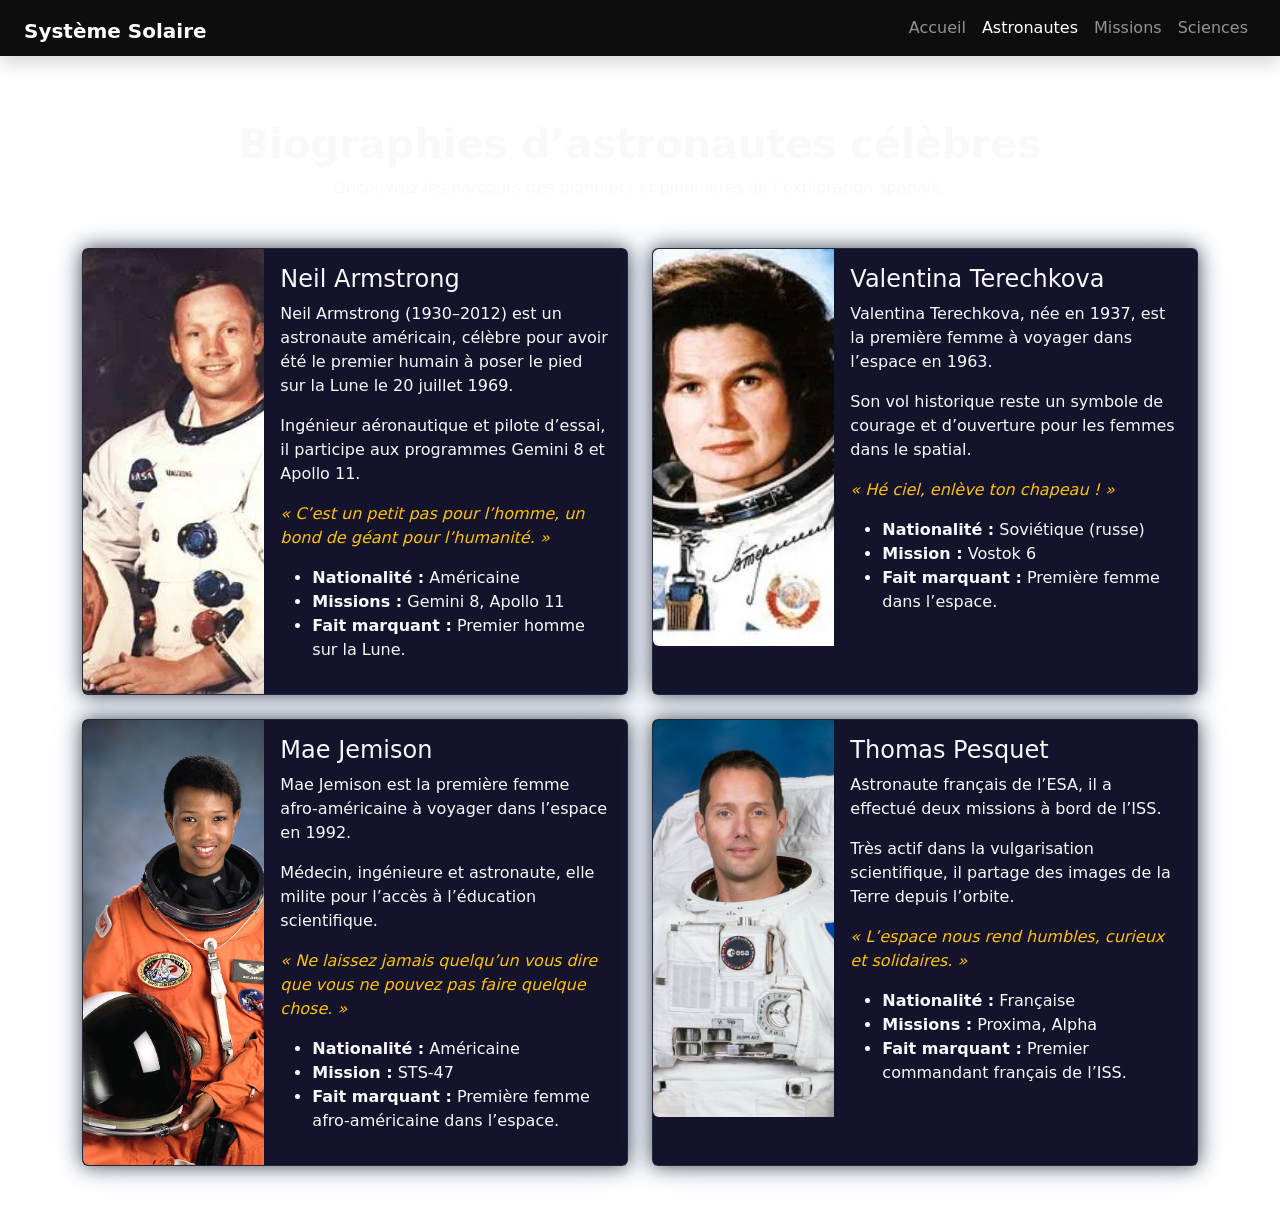
<file: Projet info/page2.html>
<!doctype html>
<html lang="fr">
<head>
  <meta charset="utf-8">
  <meta name="viewport" content="width=device-width, initial-scale=1">
  <title>Astronautes célèbres</title>
  <link href="https://cdn.jsdelivr.net/npm/bootstrap@5.3.3/dist/css/bootstrap.min.css" rel="stylesheet">
  <link rel="stylesheet" href="style.css">
</head>

<body class="page-astronautes">

<nav class="navbar navbar-expand-lg navbar-dark bg-dark fixed-top shadow">
  <div class="container-fluid px-4">
    <a class="navbar-brand fw-bold" href="index.html">Système Solaire</a>
    <button class="navbar-toggler" type="button" data-bs-toggle="collapse" data-bs-target="#navbarPages">
      <span class="navbar-toggler-icon"></span>
    </button>
    <div class="collapse navbar-collapse justify-content-end" id="navbarPages">
      <ul class="navbar-nav">
        <li class="nav-item"><a class="nav-link" href="index.html">Accueil</a></li>
        <li class="nav-item"><a class="nav-link active" href="page2.html">Astronautes</a></li>
        <li class="nav-item"><a class="nav-link" href="page3.html">Missions</a></li>
        <li class="nav-item"><a class="nav-link" href="page4.html">Sciences</a></li>
      </ul>
    </div>
  </div>
</nav>

<main class="pt-5 mt-4">
  <section class="py-5">
    <div class="container">
      <header class="mb-5 text-center text-light">
        <h1 class="fw-bold">Biographies d’astronautes célèbres</h1>
        <p class="text-light">Découvrez les parcours des pionniers et pionnières de l’exploration spatiale.</p>
      </header>

      <div class="row g-4">

        <article class="col-md-6">
          <div class="card bg-card text-light h-100">
            <div class="row g-0">
              <div class="col-md-4">
                <img src="images/Neil.A/neil-armstrong-01.webp" alt="Neil Armstrong" class="img-fluid rounded-start h-100 object-fit-cover">
              </div>
              <div class="col-md-8">
                <div class="card-body">
                  <h2 class="h4 card-title">Neil Armstrong</h2>
                  <p class="card-text">Neil Armstrong (1930–2012) est un astronaute américain, célèbre pour avoir été le premier humain à poser le pied sur la Lune le 20 juillet 1969.</p>
                  <p class="card-text">Ingénieur aéronautique et pilote d’essai, il participe aux programmes Gemini 8 et Apollo 11.</p>
                  <p class="card-text fst-italic text-warning">« C’est un petit pas pour l’homme, un bond de géant pour l’humanité. »</p>
                  <ul>
                    <li><strong>Nationalité :</strong> Américaine</li>
                    <li><strong>Missions :</strong> Gemini 8, Apollo 11</li>
                    <li><strong>Fait marquant :</strong> Premier homme sur la Lune.</li>
                  </ul>
                </div>
              </div>
            </div>
          </div>
        </article>

        <article class="col-md-6">
          <div class="card bg-card text-light h-100">
            <div class="row g-0">
              <div class="col-md-4">
                <img src="images/Valentina Terechkova/valentina-terechkova.jpg" alt="Valentina Terechkova" class="img-fluid rounded-start h-100 object-fit-cover">
              </div>
              <div class="col-md-8">
                <div class="card-body">
                  <h2 class="h4 card-title">Valentina Terechkova</h2>
                  <p class="card-text">Valentina Terechkova, née en 1937, est la première femme à voyager dans l’espace en 1963.</p>
                  <p class="card-text">Son vol historique reste un symbole de courage et d’ouverture pour les femmes dans le spatial.</p>
                  <p class="card-text fst-italic text-warning">« Hé ciel, enlève ton chapeau ! »</p>
                  <ul>
                    <li><strong>Nationalité :</strong> Soviétique (russe)</li>
                    <li><strong>Mission :</strong> Vostok 6</li>
                    <li><strong>Fait marquant :</strong> Première femme dans l’espace.</li>
                  </ul>
                </div>
              </div>
            </div>
          </div>
        </article>

        <article class="col-md-6">
          <div class="card bg-card text-light h-100">
            <div class="row g-0">
              <div class="col-md-4">
                <img src="images/Mae.J/Mae_Carol_Jemison.jpg" alt="Mae Jemison" class="img-fluid rounded-start h-100 object-fit-cover">
              </div>
              <div class="col-md-8">
                <div class="card-body">
                  <h2 class="h4 card-title">Mae Jemison</h2>
                  <p class="card-text">Mae Jemison est la première femme afro-américaine à voyager dans l’espace en 1992.</p>
                  <p class="card-text">Médecin, ingénieure et astronaute, elle milite pour l’accès à l’éducation scientifique.</p>
                  <p class="card-text fst-italic text-warning">« Ne laissez jamais quelqu’un vous dire que vous ne pouvez pas faire quelque chose. »</p>
                  <ul>
                    <li><strong>Nationalité :</strong> Américaine</li>
                    <li><strong>Mission :</strong> STS‑47</li>
                    <li><strong>Fait marquant :</strong> Première femme afro-américaine dans l’espace.</li>
                  </ul>
                </div>
              </div>
            </div>
          </div>
        </article>

        <article class="col-md-6">
          <div class="card bg-card text-light h-100">
            <div class="row g-0">
              <div class="col-md-4">
                <img src="images/Thomas Pesquet/portrait.png" alt="Thomas Pesquet" class="img-fluid rounded-start h-100 object-fit-cover">
              </div>
              <div class="col-md-8">
                <div class="card-body">
                  <h2 class="h4 card-title">Thomas Pesquet</h2>
                  <p class="card-text">Astronaute français de l’ESA, il a effectué deux missions à bord de l’ISS.</p>
                  <p class="card-text">Très actif dans la vulgarisation scientifique, il partage des images de la Terre depuis l’orbite.</p>
                  <p class="card-text fst-italic text-warning">« L’espace nous rend humbles, curieux et solidaires. »</p>
                  <ul>
                    <li><strong>Nationalité :</strong> Française</li>
                    <li><strong>Missions :</strong> Proxima, Alpha</li>
                    <li><strong>Fait marquant :</strong> Premier commandant français de l’ISS.</li>
                  </ul>
                </div>
              </div>
            </div>
          </div>
        </article>

      </div>
    </div>
  </section>
</main>

<script src="https://cdn.jsdelivr.net/npm/bootstrap@5.3.3/dist/js/bootstrap.bundle.min.js"></script>
</body>
</html>
</file>
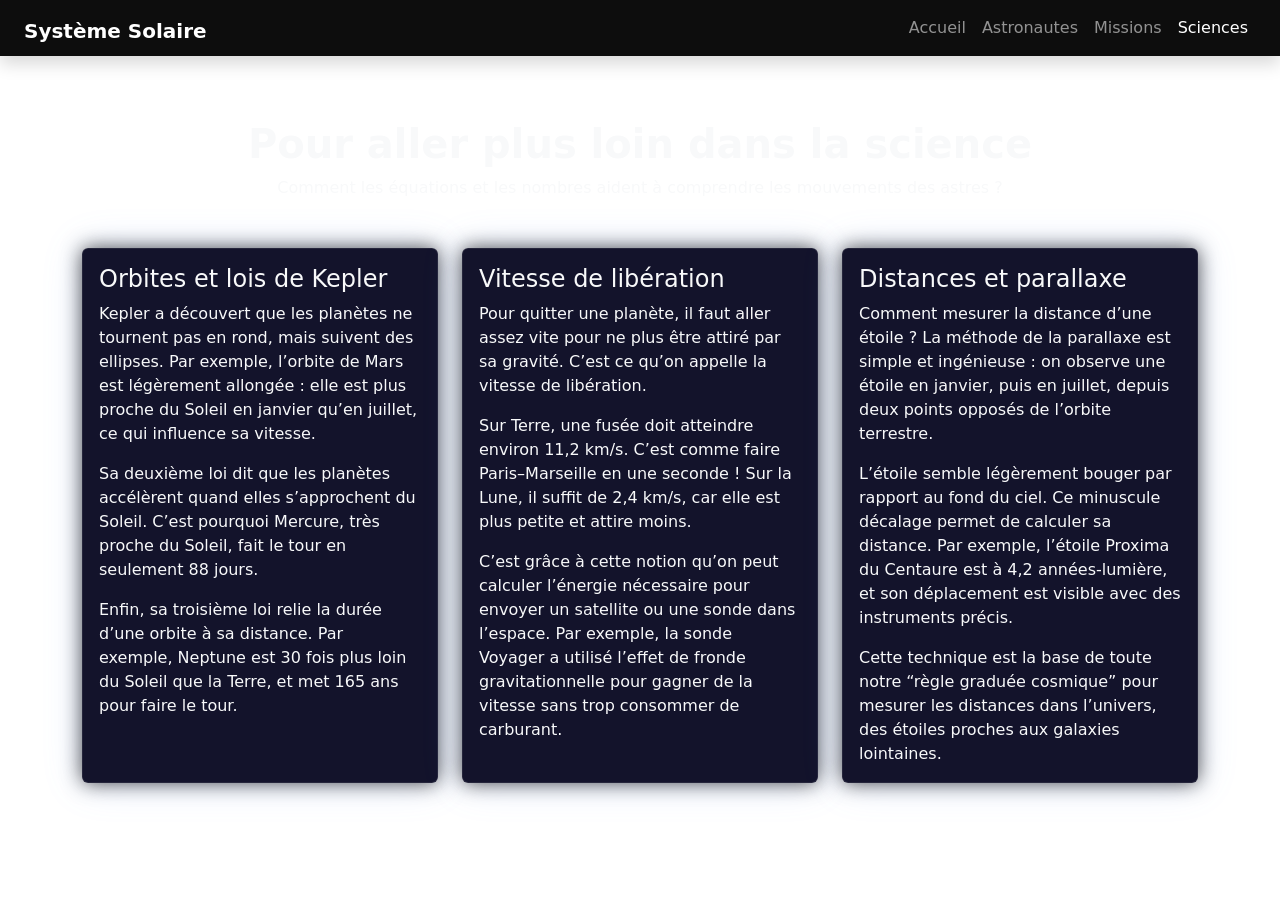
<file: Projet info/page4.html>
<!doctype html>
<html lang="fr">
<head>
  <meta charset="utf-8">
  <meta name="viewport" content="width=device-width, initial-scale=1">
  <title>Science et astronomie</title>
  <link href="https://cdn.jsdelivr.net/npm/bootstrap@5.3.3/dist/css/bootstrap.min.css" rel="stylesheet">
  <link rel="stylesheet" href="style.css">
</head>

<body class="page-sciences">

<nav class="navbar navbar-expand-lg navbar-dark bg-dark fixed-top shadow">
  <div class="container-fluid px-4">
    <a class="navbar-brand fw-bold" href="index.html">Système Solaire</a>
    <button class="navbar-toggler" type="button" data-bs-toggle="collapse" data-bs-target="#navbarPages">
      <span class="navbar-toggler-icon"></span>
    </button>
    <div class="collapse navbar-collapse justify-content-end" id="navbarPages">
      <ul class="navbar-nav">
        <li class="nav-item"><a class="nav-link" href="index.html">Accueil</a></li>
        <li class="nav-item"><a class="nav-link" href="page2.html">Astronautes</a></li>
        <li class="nav-item"><a class="nav-link" href="page3.html">Missions</a></li>
        <li class="nav-item"><a class="nav-link active" href="page4.html">Sciences</a></li>
      </ul>
    </div>
  </div>
</nav>

<main class="pt-5 mt-4">
  <section class="py-5">
    <div class="container">
      <header class="mb-5 text-center text-light">
        <h1 class="fw-bold">Pour aller plus loin dans la science</h1>
        <p class="text-light">
          Comment les équations et les nombres aident à comprendre les mouvements des astres ?
        </p>
      </header>

      <div class="row g-4">

        <article class="col-lg-4">
          <div class="card bg-card text-light h-100">
            <div class="card-body">
              <h2 class="h4 card-title">Orbites et lois de Kepler</h2>
              <p class="card-text">
                Kepler a découvert que les planètes ne tournent pas en rond, mais suivent des ellipses.
                Par exemple, l’orbite de Mars est légèrement allongée : elle est plus proche du Soleil en janvier
                qu’en juillet, ce qui influence sa vitesse.
              </p>
              <p class="card-text">
                Sa deuxième loi dit que les planètes accélèrent quand elles s’approchent du Soleil. C’est pourquoi
                Mercure, très proche du Soleil, fait le tour en seulement 88 jours.
              </p>
              <p class="card-text">
                Enfin, sa troisième loi relie la durée d’une orbite à sa distance. Par exemple, Neptune est
                30 fois plus loin du Soleil que la Terre, et met 165 ans pour faire le tour.
              </p>
            </div>
          </div>
        </article>

        <article class="col-lg-4">
          <div class="card bg-card text-light h-100">
            <div class="card-body">
              <h2 class="h4 card-title">Vitesse de libération</h2>
              <p class="card-text">
                Pour quitter une planète, il faut aller assez vite pour ne plus être attiré par sa gravité.
                C’est ce qu’on appelle la vitesse de libération.
              </p>
              <p class="card-text">
                Sur Terre, une fusée doit atteindre environ 11,2 km/s. C’est comme faire Paris–Marseille
                en une seconde ! Sur la Lune, il suffit de 2,4 km/s, car elle est plus petite et attire moins.
              </p>
              <p class="card-text">
                C’est grâce à cette notion qu’on peut calculer l’énergie nécessaire pour envoyer un satellite
                ou une sonde dans l’espace. Par exemple, la sonde Voyager a utilisé l’effet de fronde gravitationnelle
                pour gagner de la vitesse sans trop consommer de carburant.
              </p>
            </div>
          </div>
        </article>

        <article class="col-lg-4">
          <div class="card bg-card text-light h-100">
            <div class="card-body">
              <h2 class="h4 card-title">Distances et parallaxe</h2>
              <p class="card-text">
                Comment mesurer la distance d’une étoile ? La méthode de la parallaxe est simple et ingénieuse :
                on observe une étoile en janvier, puis en juillet, depuis deux points opposés de l’orbite terrestre.
              </p>
              <p class="card-text">
                L’étoile semble légèrement bouger par rapport au fond du ciel. Ce minuscule décalage permet
                de calculer sa distance. Par exemple, l’étoile Proxima du Centaure est à 4,2 années-lumière,
                et son déplacement est visible avec des instruments précis.
              </p>
              <p class="card-text">
                Cette technique est la base de toute notre “règle graduée cosmique” pour mesurer les distances
                dans l’univers, des étoiles proches aux galaxies lointaines.
              </p>
            </div>
          </div>
        </article>

      </div>
    </div>
  </section>
</main>

<script src="https://cdn.jsdelivr.net/npm/bootstrap@5.3.3/dist/js/bootstrap.bundle.min.js"></script>
</body>
</html>
</file>
<file: Jeux vidéos/style.css>
/* ===== IMPORTS & FONTS ===== */
@import url('https://fonts.googleapis.com/css2?family=Inter:wght@400;600;700;800&display=swap');

/* ===== VARIABLES CSS ===== */
:root {
    /* Couleurs principales */
    --bg-dark: #0d1b2a;
    --bg-game: #1a4d2e;
    --grass-light: #2d6a4f;
    --forest-dark: #0f3d1e;
    
    /* Couleurs des éléments */
    --player-color: #ffd700;
    --treasure-color: #ff6b35;
    --pirate-color: #e63946;
    --score-color: #ffffff;
    
    /* Couleurs des boutons */
    --btn-primary: #2ecc71;
    --btn-primary-hover: #27ae60;
    --btn-warning: #f39c12;
    --btn-warning-hover: #e67e22;
    --btn-danger: #e74c3c;
    --btn-danger-hover: #c0392b;
    --btn-info: #3498db;
    --btn-info-hover: #2980b9;
    --btn-pause: #e67e22;
    --btn-pause-hover: #d35400;
    
    /* Couleurs de texte */
    --text-gold: #ffd700;
    --text-orange: #ff6b35;
    --text-white: #ffffff;
    --text-gray: #95a5a6;
    
    /* Typographie */
    --font-main: 'Inter', -apple-system, BlinkMacSystemFont, 'Segoe UI', sans-serif;
    
    /* Ombres */
    --shadow-sm: 0 2px 8px rgba(0, 0, 0, 0.2);
    --shadow-md: 0 4px 16px rgba(0, 0, 0, 0.3);
    --shadow-lg: 0 8px 32px rgba(0, 0, 0, 0.4);
    --shadow-glow: 0 0 20px rgba(255, 215, 0, 0.3);
    
    /* Transitions */
    --transition-fast: 0.2s ease;
    --transition-normal: 0.3s ease;
    --transition-slow: 0.5s ease;
}

/* ===== RESET & BASE ===== */
* {
    margin: 0;
    padding: 0;
    box-sizing: border-box;
}

body {
    font-family: var(--font-main);
    background: var(--bg-dark);
    color: var(--text-white);
    overflow: hidden;
    width: 100vw;
    height: 100vh;
    display: flex;
    justify-content: center;
    align-items: center;
}

/* ===== ÉCRANS ===== */
.screen {
    position: absolute;
    top: 0;
    left: 0;
    width: 100%;
    height: 100%;
    display: none;
    justify-content: center;
    align-items: center;
    opacity: 0;
    transition: opacity var(--transition-slow);
}

.screen.active {
    display: flex;
    opacity: 1;
}

/* ===== FOND ÉTOILÉ ===== */
.stars-background {
    position: absolute;
    top: 0;
    left: 0;
    width: 100%;
    height: 100%;
    background: var(--bg-dark);
    overflow: hidden;
}

.stars-background::before,
.stars-background::after {
    content: '';
    position: absolute;
    width: 100%;
    height: 100%;
    background-image: 
        radial-gradient(2px 2px at 20px 30px, var(--text-gold), transparent),
        radial-gradient(2px 2px at 60px 70px, var(--text-gold), transparent),
        radial-gradient(1px 1px at 50px 50px, var(--text-gold), transparent),
        radial-gradient(1px 1px at 130px 80px, var(--text-gold), transparent),
        radial-gradient(2px 2px at 90px 10px, var(--text-gold), transparent);
    background-repeat: repeat;
    background-size: 200px 200px;
    animation: twinkle 3s infinite;
}

.stars-background::after {
    background-size: 300px 300px;
    animation: twinkle 4s infinite reverse;
}

@keyframes twinkle {
    0%, 100% { opacity: 0.5; }
    50% { opacity: 1; }
}

/* ===== MENU PRINCIPAL ===== */
.menu-content {
    text-align: center;
    z-index: 10;
    animation: fadeInUp 0.8s ease;
}

.main-title {
    font-size: 4rem;
    font-weight: 800;
    color: var(--text-gold);
    text-shadow: var(--shadow-glow);
    margin-bottom: 1rem;
    animation: pulse 2s infinite;
}

.subtitle {
    font-size: 2rem;
    font-weight: 600;
    color: var(--text-orange);
    font-style: italic;
    margin-bottom: 1.5rem;
}

.credit {
    font-size: 1.2rem;
    color: var(--text-white);
    font-style: italic;
    margin-bottom: 3rem;
    opacity: 0.9;
}

.instructions {
    margin-top: 3rem;
    color: var(--text-gray);
    font-size: 1rem;
}

.instructions p {
    margin: 0.5rem 0;
}

/* ===== ÉCRAN DE DIFFICULTÉ ===== */
.difficulty-content {
    text-align: center;
    z-index: 10;
    animation: fadeInUp 0.8s ease;
}

.difficulty-title {
    font-size: 3rem;
    font-weight: 800;
    color: var(--text-gold);
    text-shadow: var(--shadow-glow);
    margin-bottom: 3rem;
}

.difficulty-options {
    display: flex;
    flex-direction: column;
    gap: 2rem;
}

.difficulty-option {
    display: flex;
    flex-direction: column;
    align-items: center;
    gap: 0.5rem;
}

.difficulty-desc {
    color: var(--text-gray);
    font-size: 1rem;
    margin-bottom: 0.5rem;
}

/* ===== BOUTONS ===== */
.menu-button {
    padding: 1.2rem 3rem;
    font-size: 1.5rem;
    font-weight: 700;
    border: 3px solid var(--text-white);
    border-radius: 12px;
    cursor: pointer;
    transition: all var(--transition-fast);
    font-family: var(--font-main);
    text-transform: uppercase;
    letter-spacing: 1px;
    box-shadow: var(--shadow-md);
    position: relative;
    overflow: hidden;
}

.menu-button::before {
    content: '';
    position: absolute;
    top: 50%;
    left: 50%;
    width: 0;
    height: 0;
    border-radius: 50%;
    background: rgba(255, 255, 255, 0.2);
    transform: translate(-50%, -50%);
    transition: width 0.6s, height 0.6s;
}

.menu-button:hover::before {
    width: 300px;
    height: 300px;
}

.menu-button:active {
    transform: scale(0.95);
}

.primary-button {
    background: var(--btn-primary);
    color: var(--text-white);
}

.primary-button:hover {
    background: var(--btn-primary-hover);
    box-shadow: var(--shadow-lg);
    transform: translateY(-2px);
}

.difficulty-button {
    width: 280px;
    padding: 1rem 2rem;
    font-size: 1.3rem;
    font-weight: 700;
    border: 3px solid var(--text-white);
    border-radius: 12px;
    cursor: pointer;
    transition: all var(--transition-fast);
    font-family: var(--font-main);
    color: var(--text-white);
    box-shadow: var(--shadow-md);
}

.difficulty-button.easy {
    background: var(--btn-primary);
}

.difficulty-button.easy:hover {
    background: var(--btn-primary-hover);
    transform: translateY(-2px);
    box-shadow: var(--shadow-lg);
}

.difficulty-button.normal {
    background: var(--btn-warning);
}

.difficulty-button.normal:hover {
    background: var(--btn-warning-hover);
    transform: translateY(-2px);
    box-shadow: var(--shadow-lg);
}

.difficulty-button.hard {
    background: var(--btn-danger);
}

.difficulty-button.hard:hover {
    background: var(--btn-danger-hover);
    transform: translateY(-2px);
    box-shadow: var(--shadow-lg);
}

.continue-button {
    background: var(--btn-primary);
    color: var(--text-white);
    margin-bottom: 1rem;
}

.continue-button:hover {
    background: var(--btn-primary-hover);
    box-shadow: var(--shadow-lg);
    transform: translateY(-2px);
}

.quit-button {
    background: var(--btn-danger);
    color: var(--text-white);
}

.quit-button:hover {
    background: var(--btn-danger-hover);
    box-shadow: var(--shadow-lg);
    transform: translateY(-2px);
}

.return-button {
    background: var(--btn-info);
    color: var(--text-white);
}

.return-button:hover {
    background: var(--btn-info-hover);
    box-shadow: var(--shadow-lg);
    transform: translateY(-2px);
}

/* ===== ÉCRAN DE JEU ===== */
.game-container {
    position: relative;
    width: 800px;
    height: 600px;
}

#game-canvas {
    display: block;
    border: 4px solid var(--text-gold);
    border-radius: 8px;
    box-shadow: var(--shadow-lg);
    background: var(--bg-game);
}

/* ===== HUD (Interface de jeu) ===== */
.hud {
    position: absolute;
    top: 10px;
    left: 10px;
    right: 10px;
    display: flex;
    justify-content: space-between;
    align-items: center;
    z-index: 100;
    pointer-events: none;
}

.hud > * {
    pointer-events: auto;
}

.hud-item {
    background: rgba(10, 31, 26, 0.9);
    border: 2px solid var(--text-gold);
    border-radius: 8px;
    padding: 0.8rem 1.5rem;
    font-size: 1.1rem;
    font-weight: 700;
    box-shadow: var(--shadow-md);
    backdrop-filter: blur(10px);
}

.score-display {
    border-color: var(--text-gold);
}

.difficulty-display {
    border-color: var(--text-orange);
}

.pause-button {
    background: var(--btn-pause);
    color: var(--text-white);
    border: 2px solid var(--text-white);
    border-radius: 8px;
    padding: 0.8rem 1.5rem;
    font-size: 1rem;
    font-weight: 700;
    cursor: pointer;
    transition: all var(--transition-fast);
    font-family: var(--font-main);
    box-shadow: var(--shadow-md);
}

.pause-button:hover {
    background: var(--btn-pause-hover);
    transform: scale(1.05);
}

.pause-button:active {
    transform: scale(0.95);
}

/* ===== MENUS OVERLAY (Pause & Game Over) ===== */
.overlay-menu {
    position: fixed;
    top: 0;
    left: 0;
    width: 100%;
    height: 100%;
    display: none;
    justify-content: center;
    align-items: center;
    z-index: 1000;
    opacity: 0;
    transition: opacity var(--transition-normal);
}

.overlay-menu.active {
    display: flex;
    opacity: 1;
}

.overlay-background {
    position: absolute;
    top: 0;
    left: 0;
    width: 100%;
    height: 100%;
    background: rgba(0, 0, 0, 0.8);
    backdrop-filter: blur(5px);
}

.pause-content,
.gameover-content {
    position: relative;
    z-index: 10;
    text-align: center;
    animation: scaleIn 0.4s ease;
}

.pause-title {
    font-size: 4rem;
    font-weight: 800;
    color: var(--text-gold);
    text-shadow: var(--shadow-glow);
    margin-bottom: 2rem;
}

.gameover-title {
    font-size: 4rem;
    font-weight: 800;
    color: var(--pirate-color);
    text-shadow: 0 0 20px rgba(230, 57, 70, 0.5);
    margin-bottom: 1.5rem;
}

.final-score {
    font-size: 2.5rem;
    font-weight: 700;
    color: var(--text-gold);
    margin-bottom: 2rem;
}

.pause-instruction {
    margin-top: 2rem;
    color: var(--text-gray);
    font-size: 1rem;
}

/* ===== ANIMATIONS ===== */
@keyframes fadeInUp {
    from {
        opacity: 0;
        transform: translateY(30px);
    }
    to {
        opacity: 1;
        transform: translateY(0);
    }
}

@keyframes scaleIn {
    from {
        opacity: 0;
        transform: scale(0.8);
    }
    to {
        opacity: 1;
        transform: scale(1);
    }
}

@keyframes pulse {
    0%, 100% {
        transform: scale(1);
    }
    50% {
        transform: scale(1.05);
    }
}

/* ===== RESPONSIVE ===== */
@media (max-width: 900px) {
    .game-container {
        width: 100vw;
        height: calc(100vw * 0.75);
        max-height: 100vh;
    }
    
    #game-canvas {
        width: 100%;
        height: 100%;
    }
    
    .main-title {
        font-size: 2.5rem;
    }
    
    .subtitle {
        font-size: 1.5rem;
    }
    
    .difficulty-title {
        font-size: 2rem;
    }
}

/* ===== ACCESSIBILITÉ ===== */
@media (prefers-reduced-motion: reduce) {
    *,
    *::before,
    *::after {
        animation-duration: 0.01ms !important;
        animation-iteration-count: 1 !important;
        transition-duration: 0.01ms !important;
    }
}

/* Focus visible pour l'accessibilité au clavier */
button:focus-visible {
    outline: 3px solid var(--text-gold);
    outline-offset: 4px;
}
</file>
<file: style.css>
/* ==========================================================================
   PORTFOLIO ALEXIS FARIA — EXECUTIVE LUXURY TECH
   Palette : Noir Obsidienne, Anthracite, Or Champagne & Blanc Platine
   Premium dark-theme — award-winning 2025-2026 editorial design
   ========================================================================== */

/* --- Import des Polices Élégantes & Modernes --- */
@import url('https://fonts.googleapis.com/css2?family=Plus+Jakarta+Sans:wght@300;400;500;600;700;800&family=Outfit:wght@400;500;600;700;800;900&family=Cinzel:wght@500;600;700&display=swap');

/* --- Variables de Design & Thème de Luxe --- */
:root {
    /* Nuances de Fond & Surfaces (Profondeur & Sobriété) */
    --bg-body: #0a0a0c;
    --bg-surface: #121216;
    --bg-surface-elevated: #18181b;
    --bg-surface-alt: #0d0d10;
    --bg-card: #121216;

    /* Accents Or Champagne & Métallique */
    --gold: #C9A84C;
    --gold-light: #E8D5A3;
    --gold-dark: #997A38;
    --gold-glow: rgba(201, 168, 76, 0.16);
    --gold-subtle: rgba(201, 168, 76, 0.08);
    --gold-gradient: linear-gradient(135deg, #E8D5A3 0%, #C9A84C 50%, #997A38 100%);

    /* Contrastes & Typographie */
    --text-heading: #f4f4f5;
    --text-body: #a1a1aa;
    --text-muted: #71717a;
    --text-white-fixed: #FFFFFF;

    /* Bordures & Lignes de Précision */
    --border-color: rgba(255, 255, 255, 0.07);
    --border-hover: rgba(201, 168, 76, 0.35);
    --border-gold: rgba(201, 168, 76, 0.20);

    /* Ombres Portées Minérales */
    --shadow-sm: 0 2px 8px rgba(0, 0, 0, 0.35);
    --shadow-md: 0 8px 24px -4px rgba(0, 0, 0, 0.55), 0 0 1px rgba(255, 255, 255, 0.04);
    --shadow-lg: 0 20px 48px -12px rgba(0, 0, 0, 0.8);
    --shadow-gold: 0 8px 28px -6px rgba(201, 168, 76, 0.22);
    --shadow-hover: 0 20px 44px -8px rgba(0, 0, 0, 0.85), 0 0 24px rgba(201, 168, 76, 0.14);

    /* Courbes & Transitions Fluides */
    --radius-sm: 8px;
    --radius-md: 14px;
    --radius-lg: 20px;
    --radius-full: 9999px;

    --transition-fast: all 0.2s cubic-bezier(0.16, 1, 0.3, 1);
    --transition: all 0.35s cubic-bezier(0.16, 1, 0.3, 1);
    --transition-smooth: all 0.65s cubic-bezier(0.16, 1, 0.3, 1);

    /* Rétrocompatibilité Totale */
    --bg-black: var(--bg-body);
    --bg-darker: var(--bg-surface-alt);
    --main-purple: var(--gold);
    --glow-purple: var(--gold-glow);
    --text-white: var(--text-heading);
    --text-gray: var(--text-body);
    --accent: var(--gold);
}

/* ==========================================================================
   Base & Reset
   ========================================================================== */
*,
*::before,
*::after {
    box-sizing: border-box;
}

html {
    scroll-behavior: smooth;
    scroll-padding-top: 85px;
    background-color: var(--bg-body);
}

body {
    background-color: var(--bg-body);
    color: var(--text-body);
    font-family: 'Plus Jakarta Sans', -apple-system, BlinkMacSystemFont, sans-serif;
    line-height: 1.7;
    margin: 0;
    overflow-x: hidden;
    -webkit-font-smoothing: antialiased;
    -moz-osx-font-smoothing: grayscale;
}

/* ==========================================================================
   Barre de Progression de Scroll en Haut
   ========================================================================== */
#scrollProgress {
    position: fixed;
    top: 0;
    left: 0;
    height: 3px;
    background: var(--gold-gradient);
    z-index: 1050;
    width: 0%;
    transition: width 0.1s ease-out;
    pointer-events: none;
}

/* ==========================================================================
   Typographie Globale
   ========================================================================== */
h1, h2, h3, h4, h5, h6 {
    color: var(--text-heading);
    font-family: 'Outfit', 'Plus Jakarta Sans', sans-serif;
    font-weight: 700;
    letter-spacing: -0.025em;
    line-height: 1.25;
}

p {
    margin-bottom: 1rem;
    color: var(--text-body);
    font-size: 0.98rem;
}

a {
    color: var(--gold);
    text-decoration: none;
    transition: var(--transition-fast);
}

a:hover {
    color: var(--gold-light);
}

/* ==========================================================================
   Utilitaires Globaux
   ========================================================================== */
.bg-body-warm { background-color: var(--bg-body) !important; }
.bg-surface { background-color: var(--bg-surface) !important; }
.bg-darker, .bg-surface-alt { background-color: var(--bg-surface-alt) !important; }
.bg-black { background-color: var(--bg-body) !important; }

.text-heading { color: var(--text-heading) !important; }
.text-body-custom { color: var(--text-body) !important; }
.text-muted-custom { color: var(--text-muted) !important; }
.text-accent, .text-purple { color: var(--gold) !important; }
.text-gold-light { color: var(--gold-light) !important; }
.text-gray { color: var(--text-body) !important; }
.text-white { color: var(--text-heading) !important; }
.text-white-fixed { color: #ffffff !important; }

/* Dégradé Titre Or Champagne & Platine — Animé */
.text-gradient, .gold-gradient {
    background: var(--gold-gradient);
    background-size: 200% auto;
    -webkit-background-clip: text;
    -webkit-text-fill-color: transparent;
    background-clip: text;
    display: inline-block;
    animation: shimmerGold 4s ease-in-out infinite;
}

@keyframes shimmerGold {
    0%, 100% { background-position: 0% center; }
    50% { background-position: 100% center; }
}

/* Titres de Section */
.section-header {
    text-align: center;
    margin-bottom: 3.5rem;
    position: relative;
}

.section-pill {
    display: inline-flex;
    align-items: center;
    gap: 8px;
    background: var(--gold-subtle);
    color: var(--gold-light);
    padding: 6px 18px;
    border-radius: var(--radius-full);
    font-size: 0.78rem;
    font-weight: 700;
    letter-spacing: 1.5px;
    text-transform: uppercase;
    margin-bottom: 0.85rem;
    border: 1px solid var(--border-gold);
    box-shadow: 0 0 12px rgba(201, 168, 76, 0.06);
}

.section-title {
    font-size: 2.35rem;
    font-weight: 800;
    color: var(--text-heading);
    margin-bottom: 0.8rem;
    letter-spacing: -0.03em;
}

.section-title span {
    color: var(--gold);
}

.section-subtitle {
    font-size: 1.05rem;
    color: var(--text-muted);
    max-width: 680px;
    margin: 0 auto;
    font-weight: 400;
}

.section-subtitle-highlight {
    color: var(--gold-light);
}

/* ==========================================================================
   Animations au Défilement (Smooth Scroll Reveal)
   ========================================================================== */
.reveal-on-scroll {
    opacity: 0;
    transform: translateY(30px);
    transition: opacity 0.7s cubic-bezier(0.16, 1, 0.3, 1),
                transform 0.7s cubic-bezier(0.16, 1, 0.3, 1);
    will-change: opacity, transform;
}

.reveal-on-scroll.is-revealed {
    opacity: 1;
    transform: translateY(0) translateX(0);
}

/* Variantes Directionnelles */
.reveal-from-left {
    opacity: 0;
    transform: translateX(-40px);
    transition: opacity 0.7s cubic-bezier(0.16, 1, 0.3, 1),
                transform 0.7s cubic-bezier(0.16, 1, 0.3, 1);
    will-change: opacity, transform;
}

.reveal-from-right {
    opacity: 0;
    transform: translateX(40px);
    transition: opacity 0.7s cubic-bezier(0.16, 1, 0.3, 1),
                transform 0.7s cubic-bezier(0.16, 1, 0.3, 1);
    will-change: opacity, transform;
}

.reveal-from-left.is-revealed,
.reveal-from-right.is-revealed {
    opacity: 1;
    transform: translateX(0);
}

/* Délais Échelonnés (Staggered Animations) */
.stagger-1 { transition-delay: 0.08s; }
.stagger-2 { transition-delay: 0.16s; }
.stagger-3 { transition-delay: 0.24s; }
.stagger-4 { transition-delay: 0.32s; }
.stagger-5 { transition-delay: 0.40s; }
.stagger-6 { transition-delay: 0.48s; }

/* Texte Blanc Lisible (pour sections sombres) */
.text-white-readable {
    color: #e2e8f0 !important;
    font-size: 0.95rem;
    line-height: 1.75;
    margin-bottom: 0.75rem;
}

/* Labels de Groupes de Projets */
.projects-group-label {
    font-family: 'Outfit', sans-serif;
    font-size: 1.05rem;
    font-weight: 700;
    color: var(--gold-light);
    padding: 12px 0;
    margin-bottom: 1.2rem;
    margin-top: 0.5rem;
    border-bottom: 1px solid var(--border-gold);
    display: flex;
    align-items: center;
    letter-spacing: 0.3px;
}

.projects-group-label i {
    color: var(--gold);
    font-size: 1rem;
}
.stagger-5 { transition-delay: 0.40s; }
.stagger-6 { transition-delay: 0.48s; }

/* ==========================================================================
   Entrances Keyframe Animations (Hero & About)
   ========================================================================== */
@keyframes fadeInUp {
    from {
        opacity: 0;
        transform: translateY(28px);
    }
    to {
        opacity: 1;
        transform: translateY(0);
    }
}

@keyframes slideInLeft {
    from {
        opacity: 0;
        transform: translateX(-40px);
    }
    to {
        opacity: 1;
        transform: translateX(0);
    }
}

@keyframes slideInRight {
    from {
        opacity: 0;
        transform: translateX(40px);
    }
    to {
        opacity: 1;
        transform: translateX(0);
    }
}

@keyframes scaleIn {
    from {
        opacity: 0;
        transform: scale(0.92);
    }
    to {
        opacity: 1;
        transform: scale(1);
    }
}

/* Hero Entrance Stagger */
.hero-section .status-pill {
    animation: fadeInUp 0.7s cubic-bezier(0.16, 1, 0.3, 1) 0.1s both;
}

.hero-section .hero-title {
    animation: fadeInUp 0.7s cubic-bezier(0.16, 1, 0.3, 1) 0.2s both;
}

.hero-section .hero-role {
    animation: fadeInUp 0.7s cubic-bezier(0.16, 1, 0.3, 1) 0.35s both;
}

.hero-section .hero-lead {
    animation: fadeInUp 0.7s cubic-bezier(0.16, 1, 0.3, 1) 0.45s both;
}

.hero-section .hero-buttons {
    animation: fadeInUp 0.7s cubic-bezier(0.16, 1, 0.3, 1) 0.55s both;
}

.hero-section .highlight-card:nth-child(1) {
    animation: fadeInUp 0.6s cubic-bezier(0.16, 1, 0.3, 1) 0.65s both;
}
.hero-section .highlight-card:nth-child(2) {
    animation: fadeInUp 0.6s cubic-bezier(0.16, 1, 0.3, 1) 0.75s both;
}
.hero-section .highlight-card:nth-child(3) {
    animation: fadeInUp 0.6s cubic-bezier(0.16, 1, 0.3, 1) 0.85s both;
}

/* About Card Entrance Variants */
#about .about-card:nth-child(odd) {
    animation: slideInLeft 0.65s cubic-bezier(0.16, 1, 0.3, 1) both;
}

#about .about-card:nth-child(even) {
    animation: slideInRight 0.65s cubic-bezier(0.16, 1, 0.3, 1) both;
}

/* ==========================================================================
   Barre de Navigation (Glassmorphism Sombre Haut de Gamme)
   ========================================================================== */
.custom-navbar {
    background: rgba(10, 10, 12, 0.72) !important;
    backdrop-filter: blur(20px) saturate(1.4);
    -webkit-backdrop-filter: blur(20px) saturate(1.4);
    border-bottom: 1px solid var(--border-color);
    padding: 14px 0;
    transition: var(--transition);
    z-index: 1030;
}

.custom-navbar.scrolled {
    background: rgba(10, 10, 12, 0.92) !important;
    box-shadow: 0 1px 20px rgba(0, 0, 0, 0.5);
    padding: 10px 0;
    border-bottom-color: rgba(201, 168, 76, 0.12);
    box-shadow: 0 1px 20px rgba(0, 0, 0, 0.5),
                0 1px 0 rgba(201, 168, 76, 0.08);
}

.navbar-brand {
    font-family: 'Outfit', sans-serif;
    font-weight: 800;
    font-size: 1.35rem;
    color: var(--text-heading) !important;
    letter-spacing: -0.02em;
    display: flex;
    align-items: center;
    gap: 6px;
}

.navbar-brand span {
    color: var(--gold);
}

.brand-badge {
    font-size: 0.68rem;
    background: var(--gold-subtle);
    color: var(--gold-light);
    padding: 4px 10px;
    border-radius: 6px;
    font-weight: 700;
    letter-spacing: 0.5px;
    margin-left: 8px;
    border: 1px solid var(--border-gold);
}

.navbar-nav .nav-link {
    color: var(--text-body) !important;
    font-size: 0.92rem;
    font-weight: 600;
    margin: 0 4px;
    padding: 8px 14px !important;
    border-radius: 8px;
    transition: var(--transition-fast);
    display: flex;
    align-items: center;
    gap: 8px;
    position: relative;
}

.navbar-nav .nav-link i {
    font-size: 0.95rem;
    color: var(--text-muted);
    transition: var(--transition-fast);
}

.navbar-nav .nav-link i.text-accent {
    color: var(--gold) !important;
}

.navbar-nav .nav-link:hover,
.navbar-nav .nav-link.active {
    color: var(--gold-light) !important;
    background: rgba(255, 255, 255, 0.04);
}

.navbar-nav .nav-link:hover i,
.navbar-nav .nav-link.active i {
    color: var(--gold);
}

.contact-page .navbar-nav .nav-link i {
    color: var(--gold) !important;
}

.contact-page .navbar-nav .dropdown-toggle:focus {
    outline: 2px solid var(--gold);
    outline-offset: 2px;
    box-shadow: none;
}

/* Menu Déroulant BTS SIO (SLAM) — Fade + Slide */
.custom-dropdown-menu {
    background: rgba(18, 18, 22, 0.97) !important;
    backdrop-filter: blur(16px);
    -webkit-backdrop-filter: blur(16px);
    border: 1px solid var(--border-gold) !important;
    border-radius: 14px !important;
    padding: 8px !important;
    box-shadow: var(--shadow-lg), 0 0 24px rgba(0, 0, 0, 0.7) !important;
    min-width: 250px;
    margin-top: 8px !important;
    animation: dropdownFadeIn 0.25s cubic-bezier(0.16, 1, 0.3, 1);
}

@keyframes dropdownFadeIn {
    from {
        opacity: 0;
        transform: translateY(-10px) scale(0.98);
    }
    to {
        opacity: 1;
        transform: translateY(0) scale(1);
    }
}

.custom-dropdown-menu .dropdown-item {
    font-size: 0.92rem;
    font-weight: 600;
    color: var(--text-body) !important;
    padding: 10px 14px !important;
    border-radius: 10px;
    display: flex;
    align-items: center;
    gap: 12px;
    transition: var(--transition-fast);
}

.custom-dropdown-menu .dropdown-item i {
    font-size: 1rem;
    width: 20px;
    text-align: center;
    color: var(--gold);
    transition: var(--transition-fast);
}

.custom-dropdown-menu .dropdown-item:hover,
.custom-dropdown-menu .dropdown-item:focus {
    background: var(--gold-subtle) !important;
    color: var(--text-body) !important;
    transform: translateX(4px);
}

.custom-dropdown-menu .dropdown-item.active,
.custom-dropdown-menu .dropdown-item.active:hover,
.custom-dropdown-menu .dropdown-item.active:focus {
    background: linear-gradient(135deg, #E8D5A3 0%, #C9A84C 100%) !important;
    border: 1px solid var(--gold);
    border-radius: var(--radius-full);
    color: #0a0a0c !important;
    transform: none;
    box-shadow: 0 4px 14px rgba(201, 168, 76, 0.25);
}

.custom-dropdown-menu .dropdown-item:hover i {
    color: var(--gold-light);
}

.custom-dropdown-menu .dropdown-item.active i {
    color: var(--gold-dark);
}

.contact-page .custom-dropdown-menu .dropdown-item.active i {
    color: var(--gold) !important;
}

/* Bouton Contact Or Champagne */
.btn-contact-purple {
    background: linear-gradient(135deg, #E8D5A3 0%, #C9A84C 100%) !important;
    color: #0a0a0c !important;
    font-weight: 700 !important;
    border-radius: 10px !important;
    padding: 9px 24px !important;
    box-shadow: 0 4px 16px rgba(201, 168, 76, 0.22) !important;
    transition: var(--transition) !important;
    border: none !important;
    letter-spacing: 0.3px;
}

.btn-contact-purple:hover {
    transform: translateY(-2px);
    box-shadow: 0 6px 22px rgba(201, 168, 76, 0.38) !important;
    color: #000000 !important;
}

/* ==========================================================================
   Hero Section — Centered Editorial Layout
   ========================================================================== */
.hero-section {
    position: relative;
    padding: 120px 0 80px;
    min-height: 90vh;
    display: flex;
    align-items: center;
    background:
        radial-gradient(ellipse 600px 500px at 80% 12%, rgba(201, 168, 76, 0.07) 0%, transparent 70%),
        radial-gradient(ellipse 500px 400px at 15% 85%, rgba(99, 102, 241, 0.04) 0%, transparent 60%),
        var(--bg-body);
    overflow: hidden;
}

/* Trame Graphique Subtile — Dot Grid Pattern */
.hero-section::before {
    content: '';
    position: absolute;
    top: 0;
    left: 0;
    right: 0;
    bottom: 0;
    background-image: radial-gradient(rgba(255, 255, 255, 0.03) 1px, transparent 1px);
    background-size: 28px 28px;
    pointer-events: none;
    opacity: 0.7;
}

/* Gradient Orb Top-Right (Gold) */
.hero-section::after {
    content: '';
    position: absolute;
    top: -120px;
    right: -120px;
    width: 500px;
    height: 500px;
    border-radius: 50%;
    background: radial-gradient(circle, rgba(201, 168, 76, 0.06) 0%, transparent 70%);
    pointer-events: none;
    z-index: 0;
}

.hero-content {
    position: relative;
    z-index: 2;
}

/* Badge Statut Sobre — Pill avec Pulse Dot */
.status-pill {
    display: inline-flex;
    align-items: center;
    gap: 10px;
    background: rgba(18, 18, 22, 0.8);
    border: 1px solid var(--border-color);
    padding: 8px 20px;
    border-radius: var(--radius-full);
    box-shadow: var(--shadow-sm);
    font-size: 0.86rem;
    font-weight: 600;
    color: var(--text-heading);
    margin-bottom: 1.6rem;
    backdrop-filter: blur(8px);
}

.status-dot {
    width: 9px;
    height: 9px;
    background-color: #10B981;
    border-radius: 50%;
    position: relative;
    box-shadow: 0 0 0 3px rgba(16, 185, 129, 0.2);
    animation: pulseDot 2s infinite;
}

@keyframes pulseDot {
    0% { box-shadow: 0 0 0 0 rgba(16, 185, 129, 0.4); }
    70% { box-shadow: 0 0 0 8px rgba(16, 185, 129, 0); }
    100% { box-shadow: 0 0 0 0 rgba(16, 185, 129, 0); }
}

.hero-title {
    font-size: clamp(2.5rem, 5vw, 4rem);
    font-weight: 800;
    color: var(--text-heading);
    letter-spacing: -0.04em;
    line-height: 1.08;
    margin-bottom: 1rem;
}

.hero-role {
    font-size: 1.3rem;
    font-weight: 600;
    color: var(--gold-light);
    margin-bottom: 1.35rem;
    display: flex;
    align-items: center;
    justify-content: center;
    gap: 12px;
}

.hero-role span.role-divider {
    color: rgba(255, 255, 255, 0.12);
}

.hero-lead {
    font-size: 1.1rem;
    color: #cbd5e1;
    max-width: 700px;
    margin: 0 auto 2.2rem;
    line-height: 1.75;
}

/* Logos Écoles & Entreprises Partenaires */
.partner-logo-box {
    background: #FFFFFF;
    border: 1px solid rgba(255, 255, 255, 0.15);
    border-radius: 14px;
    padding: 10px 22px;
    display: inline-flex;
    align-items: center;
    justify-content: center;
    box-shadow: 0 6px 20px rgba(0, 0, 0, 0.4);
    transition: var(--transition);
}

.partner-logo-box:hover {
    transform: translateY(-3px);
    box-shadow: 0 8px 25px rgba(201, 168, 76, 0.22);
    border-color: var(--gold);
}

.logo-paris-saclay {
    height: 42px;
    width: auto;
    object-fit: contain;
    transition: var(--transition-fast);
}

.logo-partner-university {
    width: 150px;
    height: 54px;
    object-fit: cover;
    object-position: center;
}

.logo-partner-company {
    width: 145px;
    height: 58px;
    object-fit: contain;
}

.partner-card-dark {
    background: var(--bg-surface);
    border: 1px solid var(--border-color);
    border-radius: 14px;
    padding: 10px 20px;
    display: inline-flex;
    align-items: center;
    gap: 10px;
    transition: var(--transition);
}

.partner-card-dark:hover {
    border-color: var(--border-gold);
    transform: translateY(-2px);
}

/* Boutons d'Action du Hero */
.hero-buttons {
    display: flex;
    justify-content: center;
    align-items: center;
    flex-wrap: wrap;
    gap: 14px;
    margin-bottom: 3.5rem;
}

.btn-purple-main {
    background: linear-gradient(135deg, #E8D5A3 0%, #C9A84C 100%);
    color: #0a0a0c !important;
    padding: 13px 30px;
    border-radius: 12px;
    font-weight: 700;
    font-size: 0.98rem;
    border: none;
    box-shadow: var(--shadow-gold);
    transition: var(--transition);
    display: inline-flex;
    align-items: center;
    gap: 10px;
    cursor: pointer;
}

.btn-purple-main:hover {
    transform: translateY(-3px);
    box-shadow: 0 12px 28px rgba(201, 168, 76, 0.32);
    color: #000000 !important;
}

.btn-outline-custom {
    background: rgba(255, 255, 255, 0.03);
    border: 1px solid var(--border-color);
    color: var(--text-heading);
    padding: 13px 30px;
    border-radius: 12px;
    font-weight: 600;
    font-size: 0.98rem;
    box-shadow: var(--shadow-sm);
    transition: var(--transition);
    display: inline-flex;
    align-items: center;
    gap: 10px;
    cursor: pointer;
}

#padlet-link,
#padlet-link:hover {
    color: var(--text-body);
}

.btn-outline-custom:hover {
    background: rgba(201, 168, 76, 0.08);
    border-color: var(--gold);
    color: var(--gold-light);
    transform: translateY(-2px);
}

/* Cartes Highlights sous le Hero */
.highlight-card {
    background: var(--bg-surface);
    border: 1px solid var(--border-color);
    border-radius: 16px;
    padding: 20px 22px;
    box-shadow: var(--shadow-sm);
    transition: var(--transition);
    display: flex;
    align-items: center;
    gap: 16px;
    height: 100%;
}

.highlight-card:hover {
    transform: translateY(-6px);
    box-shadow: var(--shadow-hover);
    border-color: var(--border-hover);
}

.highlight-icon {
    width: 48px;
    height: 48px;
    background: var(--gold-subtle);
    color: var(--gold);
    border-radius: 12px;
    display: flex;
    align-items: center;
    justify-content: center;
    font-size: 1.25rem;
    border: 1px solid var(--border-gold);
    flex-shrink: 0;
    transition: var(--transition);
}

.highlight-card:hover .highlight-icon {
    background: rgba(201, 168, 76, 0.14);
    box-shadow: 0 0 16px rgba(201, 168, 76, 0.15);
}

.highlight-title {
    font-size: 0.98rem;
    font-weight: 700;
    color: var(--text-heading);
    margin-bottom: 2px;
}

.highlight-desc {
    font-size: 0.84rem;
    color: var(--text-body);
    margin-bottom: 0;
}

/* Citation / Devise de travail */
.quote-highlight {
    background: rgba(201, 168, 76, 0.04);
    border-left: 3px solid var(--gold);
    border-radius: 0 12px 12px 0;
    padding: 14px 18px;
    font-style: italic;
    color: var(--gold);
    font-size: 0.92rem;
}

/* ==========================================================================
   Section À Propos
   ========================================================================== */
#about {
    background-color: var(--bg-surface-alt);
    border-top: 1px solid var(--border-color);
    border-bottom: 1px solid var(--border-color);
    position: relative;
}

.about-card {
    background: var(--bg-surface);
    border: 1px solid var(--border-color);
    border-radius: 18px;
    padding: 26px;
    margin-bottom: 22px;
    transition: var(--transition);
    box-shadow: var(--shadow-sm);
}

.about-card:hover {
    border-color: var(--border-hover);
    box-shadow: var(--shadow-hover);
    transform: translateY(-6px);
}

.about-card-header {
    display: flex;
    align-items: center;
    gap: 14px;
    margin-bottom: 14px;
}

.about-card-icon {
    width: 42px;
    height: 42px;
    border-radius: 12px;
    background: var(--gold-subtle);
    color: var(--gold);
    border: 1px solid var(--border-gold);
    display: flex;
    align-items: center;
    justify-content: center;
    font-size: 1.2rem;
    flex-shrink: 0;
    transition: var(--transition);
}

.about-card:hover .about-card-icon {
    background: rgba(201, 168, 76, 0.14);
    box-shadow: 0 0 12px rgba(201, 168, 76, 0.12);
}

.about-card-title {
    font-size: 1.1rem;
    font-weight: 700;
    color: var(--text-heading);
    margin-bottom: 0;
}

.about-card p {
    font-size: 0.95rem;
    color: #e2e8f0;
    line-height: 1.7;
    margin-bottom: 0;
}

/* Bloc Compétences */
.skills-container {
    background: var(--bg-surface);
    border: 1px solid var(--border-color);
    border-radius: 20px;
    padding: 28px;
    padding-bottom: 18px;
    box-shadow: var(--shadow-md);
    transition: var(--transition);
}

#about .skills-container .logo-partner-university {
    width: 180px;
    height: 78px;
    object-fit: contain;
    background: #ffffff;
    padding: 8px;
    border-radius: 6px;
}

.skills-container:hover {
    border-color: var(--border-gold);
}

.skills-category {
    margin-bottom: 24px;
}

.skills-category:last-child {
    margin-bottom: 0;
}

.skills-category-title {
    font-size: 0.82rem;
    font-weight: 700;
    text-transform: uppercase;
    letter-spacing: 0.8px;
    color: var(--gold-light);
    margin-bottom: 12px;
    display: flex;
    align-items: center;
    gap: 8px;
}

.badge-skill {
    background: rgba(255, 255, 255, 0.03);
    color: var(--text-heading);
    font-size: 0.84rem;
    font-weight: 600;
    padding: 8px 14px;
    border-radius: 10px;
    border: 1px solid var(--border-color);
    display: inline-flex;
    align-items: center;
    gap: 8px;
    transition: var(--transition-fast);
    cursor: default;
}

.badge-skill:hover {
    background: var(--gold-subtle);
    border-color: var(--gold);
    color: var(--gold-light);
    transform: translateY(-2px) scale(1.03);
    box-shadow: 0 4px 12px rgba(201, 168, 76, 0.12);
}

.badge-skill i {
    color: var(--gold);
}

/* ==========================================================================
   Section Parcours (Timeline de Prestige)
   ========================================================================== */
#parcours {
    background-color: var(--bg-body);
    position: relative;
}

.timeline {
    position: relative;
    max-width: 880px;
    margin: 0 auto;
    padding-left: 42px;
    border-left: 2px solid rgba(201, 168, 76, 0.22);
}

.timeline-item {
    position: relative;
    margin-bottom: 38px;
    background: var(--bg-surface);
    border: 1px solid var(--border-color);
    border-radius: 16px;
    padding: 24px 28px;
    box-shadow: var(--shadow-sm);
    transition: var(--transition);
}

.timeline-item:last-child {
    margin-bottom: 0;
}

.timeline-item:hover {
    transform: translateX(6px);
    border-color: var(--gold);
    box-shadow: var(--shadow-hover);
}

.timeline-item::before {
    content: '';
    position: absolute;
    left: -53px;
    top: 26px;
    width: 20px;
    height: 20px;
    background: var(--bg-body);
    border: 4px solid var(--gold);
    border-radius: 50%;
    box-shadow: 0 0 10px rgba(201, 168, 76, 0.35);
    transition: var(--transition);
}

.timeline-item:hover::before {
    background: var(--gold);
    box-shadow: 0 0 18px rgba(201, 168, 76, 0.6);
}

.timeline-meta {
    display: flex;
    justify-content: space-between;
    align-items: center;
    flex-wrap: wrap;
    gap: 8px;
    margin-bottom: 8px;
}

.timeline-badge {
    background: var(--gold-subtle);
    color: var(--gold-light);
    font-size: 0.76rem;
    font-weight: 700;
    padding: 3px 12px;
    border-radius: 20px;
    border: 1px solid var(--border-gold);
}

#parcours .timeline-item:first-child .timeline-badge {
    color: var(--gold-light);
}

.timeline-location {
    font-size: 0.85rem;
    color: var(--gold);
    font-weight: 600;
}

.timeline-item h5 {
    font-size: 1.15rem;
    font-weight: 700;
    color: var(--text-heading);
    margin-bottom: 6px;
}

#bts-sio .timeline-item h5 {
    color: var(--text-heading);
}

#bts-sio .timeline-item p.timeline-desc {
    color: var(--text-heading);
}

.timeline-item p.timeline-desc {
    font-size: 0.94rem;
    color: #cbd5e1;
    margin-bottom: 0;
    line-height: 1.65;
}

/* ==========================================================================
   Section Projets
   ========================================================================== */
#projects {
    background-color: var(--bg-surface-alt);
    border-top: 1px solid var(--border-color);
}

.project-filters {
    display: flex;
    justify-content: center;
    flex-wrap: wrap;
    gap: 10px;
    margin-bottom: 2.5rem;
}

.filter-btn {
    background: var(--bg-surface);
    border: 1px solid var(--border-color);
    color: var(--text-body);
    font-weight: 600;
    font-size: 0.88rem;
    padding: 8px 22px;
    border-radius: var(--radius-full);
    cursor: pointer;
    transition: var(--transition-fast);
}

.filter-btn i {
    color: var(--gold);
}

.filter-btn:hover,
.filter-btn.active {
    background: linear-gradient(135deg, #E8D5A3 0%, #C9A84C 100%);
    border-color: var(--gold);
    color: #0a0a0c;
    font-weight: 700;
    box-shadow: 0 4px 14px rgba(201, 168, 76, 0.25);
}

.filter-btn:hover i,
.filter-btn.active i {
    color: var(--gold-dark);
}

.project-card {
    background: var(--bg-surface);
    border: 1px solid var(--border-color);
    border-radius: 18px;
    padding: 26px;
    height: 100%;
    display: flex;
    flex-direction: column;
    justify-content: space-between;
    box-shadow: var(--shadow-sm);
    transition: var(--transition);
    position: relative;
    overflow: hidden;
}

.project-card:hover {
    transform: translateY(-6px);
    box-shadow: var(--shadow-hover);
    border-color: var(--border-hover);
}

.project-card::after {
    content: '';
    position: absolute;
    top: 0;
    left: 0;
    right: 0;
    height: 3px;
    background: var(--gold-gradient);
    opacity: 0;
    transition: var(--transition);
}

.project-card:hover::after {
    opacity: 1;
}

.project-card-top {
    display: flex;
    justify-content: space-between;
    align-items: flex-start;
    margin-bottom: 16px;
}

.project-icon-box {
    width: 50px;
    height: 50px;
    background: var(--gold-subtle);
    color: var(--gold);
    border-radius: 14px;
    display: flex;
    align-items: center;
    justify-content: center;
    font-size: 1.4rem;
    border: 1px solid var(--border-gold);
    transition: var(--transition);
}

.project-card:hover .project-icon-box {
    background: rgba(201, 168, 76, 0.14);
    box-shadow: 0 0 12px rgba(201, 168, 76, 0.12);
}

.pro-year-badge {
    background: var(--gold-subtle);
    color: var(--gold-light);
    font-size: 0.75rem;
    font-weight: 700;
    padding: 4px 12px;
    border-radius: var(--radius-full);
    border: 1px solid var(--border-gold);
}

.project-card .card-title {
    font-size: 1.2rem;
    font-weight: 700;
    color: var(--text-heading);
    margin-bottom: 8px;
}

.project-role-tag {
    font-size: 0.82rem;
    font-weight: 600;
    color: var(--gold);
    margin-bottom: 12px;
    display: block;
}

.project-card .card-text {
    font-size: 0.94rem;
    color: #cbd5e1;
    line-height: 1.65;
    margin-bottom: 18px;
}

.badge-tool-sm {
    background: rgba(255, 255, 255, 0.04);
    color: var(--text-heading);
    padding: 4px 10px;
    border-radius: 8px;
    border: 1px solid var(--border-color);
    font-size: 0.76rem;
    font-weight: 600;
    transition: var(--transition-fast);
}

.badge-tool-sm:hover {
    border-color: var(--border-gold);
}

.btn-purple-visit {
    background: rgba(255, 255, 255, 0.03);
    border: 1px solid var(--border-color);
    color: var(--gold-light);
    padding: 8px 18px;
    border-radius: 10px;
    font-size: 0.86rem;
    font-weight: 600;
    display: inline-flex;
    align-items: center;
    gap: 8px;
    transition: var(--transition);
    cursor: pointer;
}

.project-card-footer {
    border-top: 1px solid var(--gold);
}

.btn-purple-visit:hover {
    background: var(--gold);
    border-color: var(--gold);
    color: #0a0a0c;
    box-shadow: 0 4px 14px rgba(201, 168, 76, 0.28);
    transform: translateY(-2px);
}

.project-pro-card {
    background: linear-gradient(180deg, #111114 0%, #141418 100%);
    border-color: rgba(201, 168, 76, 0.15);
}

.project-cyber-card {
    background: linear-gradient(180deg, #111114 0%, #141418 100%);
    border-color: rgba(201, 168, 76, 0.15);
}

.border-purple-light {
    border: 1px solid var(--border-color) !important;
}

/* ==========================================================================
   Section BTS SIO (SLAM) & Veille
   ========================================================================== */
#bts-sio {
    background-color: var(--bg-body);
    position: relative;
    border-top: 1px solid var(--border-color);
}

#projects .project-card {
    border-color: var(--border-color);
}

#projects .project-card:hover {
    border-color: var(--border-hover);
}

.veille-banner {
    background: var(--bg-surface);
    border: 1px solid var(--border-color);
    border-radius: 20px;
    padding: 32px;
    box-shadow: var(--shadow-sm);
    margin-bottom: 2.5rem;
    transition: var(--transition);
}

.veille-banner:hover {
    border-color: var(--border-gold);
}

.veille-banner h4 {
    color: var(--text-heading);
    font-size: 1.35rem;
    font-weight: 700;
    margin-bottom: 10px;
}

.bts-card-title {
    color: var(--gold-light);
}

.veille-timeline-container {
    position: relative;
    padding: 30px 20px 20px;
    margin: 20px 0 35px;
    background: var(--bg-surface);
    border: 1px solid var(--border-color);
    border-radius: 20px;
    box-shadow: var(--shadow-sm);
}

.veille-timeline-line {
    position: absolute;
    top: 48px;
    left: 40px;
    right: 40px;
    height: 2px;
    background: linear-gradient(90deg, rgba(201, 168, 76, 0.12), var(--gold), rgba(201, 168, 76, 0.12));
    z-index: 0;
}

.veille-timeline-dots {
    display: flex;
    justify-content: space-around;
    align-items: center;
    position: relative;
    z-index: 1;
}

.veille-dot-group {
    display: flex;
    flex-direction: column;
    align-items: center;
    gap: 12px;
    cursor: pointer;
    transition: var(--transition-fast);
}

.veille-dot {
    width: 22px;
    height: 22px;
    border-radius: 50%;
    background-color: var(--bg-surface);
    border: 3px solid rgba(255, 255, 255, 0.16);
    transition: var(--transition);
    box-shadow: var(--shadow-sm);
}

.veille-dot.active {
    width: 26px;
    height: 26px;
    background-color: var(--gold);
    border-color: #FFFFFF;
    box-shadow: 0 0 14px rgba(201, 168, 76, 0.55);
    animation: goldPulse 2.5s ease-in-out infinite;
}

.veille-dot:hover {
    background-color: var(--gold);
    border-color: var(--gold);
    transform: scale(1.2);
}

@keyframes goldPulse {
    0%, 100% { box-shadow: 0 0 10px rgba(201, 168, 76, 0.45); }
    50% { box-shadow: 0 0 22px rgba(201, 168, 76, 0.75); }
}

.veille-month {
    font-size: 0.9rem;
    font-weight: 700;
    color: var(--text-muted);
    letter-spacing: 0.3px;
    transition: var(--transition-fast);
}

.veille-month.active {
    color: var(--gold-light);
    font-weight: 800;
}

.btn-resume-mois {
    display: inline-flex;
    align-items: center;
    gap: 10px;
    padding: 13px 32px;
    background: linear-gradient(135deg, #E8D5A3 0%, #C9A84C 100%);
    border-radius: 12px;
    color: #0a0a0c !important;
    font-weight: 700;
    font-size: 0.95rem;
    letter-spacing: 0.5px;
    text-transform: uppercase;
    box-shadow: var(--shadow-gold);
    transition: var(--transition);
}

.btn-resume-mois:hover {
    transform: translateY(-2px);
    box-shadow: 0 10px 25px rgba(201, 168, 76, 0.32);
    color: #000000 !important;
}

.badge-tool {
    background: var(--bg-surface);
    color: var(--text-heading);
    padding: 10px 18px;
    border-radius: var(--radius-full);
    border: 1px solid var(--border-color);
    font-size: 0.9rem;
    font-weight: 600;
    box-shadow: var(--shadow-sm);
    display: inline-flex;
    align-items: center;
    gap: 8px;
    transition: var(--transition-fast);
}

.badge-tool:hover {
    border-color: var(--gold);
    color: var(--gold-light);
    transform: translateY(-2px) scale(1.03);
}

.badge-tool i {
    color: var(--gold);
}

/* ==========================================================================
   Section Épreuve E4
   ========================================================================== */
.e4-overview-card {
    background: var(--bg-surface);
    border: 1px solid var(--border-color);
    border-radius: 20px;
    padding: 32px;
    box-shadow: var(--shadow-sm);
    transition: var(--transition);
}

.e4-overview-card:hover {
    border-color: var(--border-gold);
}

#pills-tab .btn-outline-custom {
    padding: 12px 28px;
    font-weight: 700;
    letter-spacing: 0.5px;
}

#pills-tab .btn-outline-custom.active {
    background: var(--gold) !important;
    border-color: var(--gold) !important;
    color: #0a0a0c !important;
    box-shadow: 0 6px 18px rgba(201, 168, 76, 0.26);
}

.e4-page #pills-tab .btn-outline-custom {
    color: var(--text-body) !important;
}

.e4-page #pills-tab .btn-outline-custom i {
    color: var(--gold);
}

.e4-page #pills-tab .btn-outline-custom.active {
    background: var(--gold) !important;
    border-color: var(--gold) !important;
    color: #0a0a0c !important;
}

.e4-page #pills-tab .btn-outline-custom.active i {
    color: var(--gold-dark);
}

.e4-stage-label {
    color: #a1a1aa !important;
}

.e4-page #pills-tab .btn-outline-custom.active .e4-stage-label {
    color: #0a0a0c !important;
}

.e4-stage-jump,
.e4-stage-jump:hover {
    color: var(--text-body) !important;
}

.e4-stage-jump i {
    color: var(--gold);
}

.img-standard {
    width: 100%;
    height: 250px;
    object-fit: cover;
    object-position: top;
    border-radius: 12px;
    border: 1px solid var(--border-color);
    box-shadow: var(--shadow-sm);
    transition: var(--transition);
    cursor: zoom-in;
    background-color: #121216;
}

.img-standard:hover {
    transform: scale(1.02);
    box-shadow: var(--shadow-hover);
    border-color: var(--gold);
}

.img-tableau {
    max-width: 90%;
    height: auto;
    border-radius: 14px;
    border: 1px solid var(--border-color);
    box-shadow: var(--shadow-md);
    transition: var(--transition);
    cursor: zoom-in;
}

.img-tableau:hover {
    transform: scale(1.02);
    box-shadow: var(--shadow-hover);
    border-color: var(--gold);
}

.task-description h5 {
    color: var(--text-heading);
    font-weight: 700;
    margin-top: 18px;
    font-size: 1.1rem;
}

.zoom-hint {
    display: inline-flex;
    align-items: center;
    gap: 6px;
    font-size: 0.78rem;
    color: var(--text-muted);
    margin-top: 6px;
}

.zoom-hint i {
    color: var(--gold);
}

.e4-page .e4-overview-card .text-body,
.e4-page #stages .text-body,
.e4-page .e4-white-copy {
    color: #ffffff !important;
}

.e4-page .e4-overview-note {
    color: #111111;
}

.e4-page .e4-overview-note-icon {
    color: #111111 !important;
}

.e4-step-badge {
    background-color: var(--gold-light) !important;
    color: #111111 !important;
}

.e4-page .zoom-hint {
    color: var(--gold);
}

.e4-heading-highlight {
    color: var(--gold-light);
}

/* ==========================================================================
   Formulaires (contact.html)
   ========================================================================== */
.custom-input {
    background-color: rgba(255, 255, 255, 0.04) !important;
    border: 1px solid var(--border-color) !important;
    color: var(--text-heading) !important;
    padding: 12px 16px !important;
    border-radius: 12px !important;
    transition: var(--transition-fast) !important;
    box-shadow: var(--shadow-sm) !important;
}

.custom-input:focus {
    border-color: var(--gold) !important;
    box-shadow: 0 0 0 4px rgba(201, 168, 76, 0.12) !important;
    outline: none;
    background-color: rgba(255, 255, 255, 0.06) !important;
}

.custom-input::placeholder {
    color: #52525b;
}

.form-label, .text-white-50 {
    color: var(--text-heading) !important;
    font-weight: 600;
}

.social-column {
    display: flex;
    flex-direction: column;
    gap: 16px;
}

.social-link {
    display: flex;
    align-items: center;
    gap: 12px;
    text-decoration: none;
    padding: 10px 14px;
    border-radius: 10px;
    border: 1px solid transparent;
    transition: var(--transition-fast);
}

.social-link:hover {
    background: var(--gold-subtle);
    border-color: var(--border-gold);
    transform: translateX(6px);
}

.social-link i {
    font-size: 1.35rem;
    color: var(--gold);
    width: 30px;
    text-align: center;
}

.social-link span {
    color: var(--text-heading);
    font-weight: 600;
    font-size: 0.95rem;
}

.contact-divider {
    border-right: 1px solid var(--gold);
}

.icon-box {
    width: 42px;
    height: 42px;
    background: var(--gold-subtle);
    border: 1px solid var(--border-gold);
    border-radius: 10px;
    display: flex;
    align-items: center;
    justify-content: center;
    color: var(--gold);
}

/* ==========================================================================
   Bouton Retour en Haut & Lightbox Modal
   ========================================================================== */
.back-to-top {
    position: fixed;
    bottom: 30px;
    right: 30px;
    width: 48px;
    height: 48px;
    background: var(--bg-surface);
    color: var(--gold);
    border: 1px solid var(--border-gold);
    border-radius: 50%;
    display: flex;
    align-items: center;
    justify-content: center;
    font-size: 1.1rem;
    box-shadow: var(--shadow-md);
    cursor: pointer;
    opacity: 0;
    visibility: hidden;
    transition: var(--transition);
    z-index: 1000;
}

.back-to-top.visible {
    opacity: 1;
    visibility: visible;
}

.back-to-top:hover {
    background: var(--gold);
    color: #0a0a0c;
    transform: translateY(-4px);
    box-shadow: var(--shadow-gold);
}

/* Lightbox Modal — Dark Overlay & Gold Border */
.modal-backdrop {
    background-color: rgba(0, 0, 0, 0.85) !important;
}

.modal-content.custom-modal {
    background-color: var(--bg-surface);
    border: 1px solid var(--border-gold);
    border-radius: 20px;
    overflow: hidden;
    box-shadow: var(--shadow-lg), 0 0 40px rgba(201, 168, 76, 0.08);
    animation: modalZoomIn 0.3s cubic-bezier(0.16, 1, 0.3, 1);
}

@keyframes modalZoomIn {
    from {
        opacity: 0;
        transform: scale(0.92);
    }
    to {
        opacity: 1;
        transform: scale(1);
    }
}

.modal-header.custom-modal-header {
    border-bottom: 1px solid var(--border-color);
    padding: 16px 24px;
    background: var(--bg-surface);
}

.modal-body.custom-modal-body {
    padding: 20px;
    text-align: center;
    background-color: var(--bg-body);
}

.modal-body.custom-modal-body img {
    max-height: 80vh;
    max-width: 100%;
    object-fit: contain;
    border-radius: 8px;
    box-shadow: var(--shadow-md);
}

/* ==========================================================================
   Footer Épuré — Minimal & Haute Définition
   ========================================================================== */
footer {
    background-color: var(--bg-body);
    border-top: 1px solid var(--border-color);
    padding: 55px 0 35px;
    color: var(--text-muted);
}

.footer-brand {
    font-family: 'Outfit', sans-serif;
    font-weight: 800;
    font-size: 1.35rem;
    color: var(--text-heading);
}

.footer-brand span {
    color: var(--gold);
}

.footer-links a {
    color: var(--text-body);
    font-weight: 500;
    margin: 0 12px;
    font-size: 0.92rem;
    transition: var(--transition-fast);
}

.footer-links a:hover {
    color: var(--gold-light);
}

.footer-social-icons a {
    display: inline-flex;
    align-items: center;
    justify-content: center;
    width: 40px;
    height: 40px;
    background: var(--bg-surface);
    border: 1px solid var(--border-color);
    border-radius: 50%;
    color: var(--text-heading);
    margin: 0 6px;
    transition: var(--transition);
    box-shadow: var(--shadow-sm);
}

.footer-social-icons a:hover {
    background: var(--gold);
    border-color: var(--gold);
    color: #0a0a0c;
    transform: translateY(-3px);
    box-shadow: 0 6px 16px rgba(201, 168, 76, 0.25);
}

/* ==========================================================================
   Scrollbar Personnalisée
   ========================================================================== */
::-webkit-scrollbar {
    width: 6px;
}

::-webkit-scrollbar-track {
    background: var(--bg-body);
}

::-webkit-scrollbar-thumb {
    background: rgba(201, 168, 76, 0.2);
    border-radius: 10px;
}

::-webkit-scrollbar-thumb:hover {
    background: rgba(201, 168, 76, 0.35);
}

/* ==========================================================================
   Sélection de Texte
   ========================================================================== */
::selection {
    background: rgba(201, 168, 76, 0.25);
    color: var(--text-heading);
}

::-moz-selection {
    background: rgba(201, 168, 76, 0.25);
    color: var(--text-heading);
}

/* ==========================================================================
   Responsive — Mobile First
   ========================================================================== */

/* Tablette & Écrans Moyens */
@media (max-width: 991px) {
    .hero-title {
        font-size: clamp(2.2rem, 4.5vw, 3rem);
    }

    .hero-section {
        min-height: 80vh;
        padding: 100px 0 60px;
    }

    .custom-navbar .navbar-collapse {
        background: rgba(18, 18, 22, 0.97);
        backdrop-filter: blur(20px);
        -webkit-backdrop-filter: blur(20px);
        border: 1px solid var(--border-gold);
        border-radius: 16px;
        padding: 20px;
        margin-top: 12px;
        box-shadow: var(--shadow-lg);
    }

    .navbar-nav .nav-link {
        margin: 2px 0;
    }

    .timeline {
        padding-left: 28px;
    }

    .timeline-item::before {
        left: -39px;
        width: 16px;
        height: 16px;
    }

    .section-title {
        font-size: 2rem;
    }
}

/* Mobile */
@media (max-width: 768px) {
    .hero-title {
        font-size: clamp(1.9rem, 6vw, 2.4rem);
    }

    .hero-section {
        min-height: auto;
        padding: 90px 0 50px;
    }

    .hero-role {
        font-size: 1.05rem;
        flex-direction: column;
        gap: 4px;
    }

    .hero-role span.role-divider {
        display: none;
    }

    .hero-lead {
        font-size: 1rem;
    }

    .hero-buttons {
        flex-direction: column;
        align-items: stretch;
    }

    .hero-buttons .btn-purple-main,
    .hero-buttons .btn-outline-custom {
        justify-content: center;
        width: 100%;
    }

    .section-title {
        font-size: 1.8rem;
    }

    .section-subtitle {
        font-size: 0.95rem;
    }

    .about-card {
        padding: 20px;
    }

    .project-card {
        padding: 20px;
    }

    .timeline {
        padding-left: 22px;
    }

    .timeline-item {
        padding: 18px 20px;
    }

    .timeline-item::before {
        left: -33px;
        width: 14px;
        height: 14px;
        border-width: 3px;
    }

    .veille-timeline-line {
        display: none;
    }

    .veille-timeline-dots {
        flex-direction: column;
        gap: 20px;
        align-items: flex-start;
    }

    .veille-dot-group {
        flex-direction: row;
        gap: 14px;
    }

    .img-tableau {
        max-width: 100%;
        margin-top: 20px;
    }

    .highlight-card {
        padding: 16px 18px;
    }

    .skills-container {
        padding: 20px;
    }
}

/* Petit Mobile */
@media (max-width: 480px) {
    .hero-title {
        font-size: 1.8rem;
    }

    .status-pill {
        font-size: 0.78rem;
        padding: 6px 14px;
    }

    .section-title {
        font-size: 1.6rem;
    }

    .btn-purple-main,
    .btn-outline-custom {
        padding: 11px 22px;
        font-size: 0.9rem;
    }

    .navbar-brand {
        font-size: 1.15rem;
    }

    .brand-badge {
        font-size: 0.6rem;
        padding: 3px 8px;
    }

    footer {
        padding: 40px 0 25px;
    }
}

/* Réduction des animations pour les utilisateurs qui le préfèrent */
@media (prefers-reduced-motion: reduce) {
    *,
    *::before,
    *::after {
        animation-duration: 0.01ms !important;
        animation-iteration-count: 1 !important;
        transition-duration: 0.01ms !important;
    }

    .reveal-on-scroll,
    .reveal-from-left,
    .reveal-from-right {
        opacity: 1;
        transform: none;
    }

    .text-gradient, .gold-gradient {
        animation: none;
    }
}
</file>
<file: veille.css>
/* ==========================================================================
   VEILLE TECHNOLOGIQUE — ALEXIS FARIA
   Harmonisation avec le Thème Beige & Bleu Royal
   ========================================================================== */

/* En-tête de la Page Veille */
.veille-hero {
    min-height: 32vh;
    background: 
        radial-gradient(ellipse at 50% 20%, rgba(37, 99, 235, 0.08) 0%, transparent 60%),
        var(--bg-body);
    padding: 60px 0 40px;
    border-bottom: 1px solid var(--border-color);
}

.veille-footer {
    border-top: 2px solid #3f3f46;
}

.veille-hero h1 {
    font-size: 2.75rem;
    font-weight: 800;
    color: var(--text-heading);
}

.veille-hero h1 span {
    color: var(--accent);
}

.veille-hero .lead {
    color: var(--gold-light) !important;
}

/* Sections Mensuelles */
.month-section {
    margin-bottom: 45px;
}

.month-header {
    margin-bottom: 24px;
    padding-bottom: 14px;
    border-bottom: 2px solid var(--border-color);
    display: flex;
    align-items: center;
    justify-content: space-between;
}

.month-header h3 {
    color: var(--gold-light);
    font-weight: 700;
    font-size: 1.4rem;
    margin-bottom: 0;
    display: flex;
    align-items: center;
    gap: 10px;
}

.month-header h3 i {
    color: var(--accent);
}

.month-section .text-gray {
    color: #ffffff !important;
}

.month-section .badge-tool {
    color: var(--gold);
}

/* Rendre les dots cliquables sur la page veille */
.veille-dot-group {
    cursor: pointer;
}

.veille-dot-group:hover .veille-month {
    color: var(--accent);
}

/* Tag de source d'article */
.veille-source-tag {
    display: inline-flex;
    align-items: center;
    gap: 6px;
    font-size: 0.78rem;
    font-weight: 700;
    color: var(--gold-light);
    background: var(--gold-subtle);
    border: 1px solid var(--border-gold);
    border-radius: 9999px;
    padding: 4px 12px;
    letter-spacing: 0.3px;
}

.veille-article-title {
    color: var(--text-heading);
}

.month-section .btn-purple-visit {
    color: var(--gold-light);
}

.month-section .btn-purple-visit:hover {
    color: #0a0a0c;
}

/* Images uniformes pour tous les articles de veille */
.veille-article-img {
    width: 100%;
    height: 190px;
    object-fit: contain;
    object-position: center;
    border-radius: 14px;
    display: block;
    padding: 10px;
    background-color: #ffffff;
    border: 1px solid var(--border-color);
    box-shadow: var(--shadow-sm);
    transition: var(--transition);
}

.veille-article-img:hover {
    transform: scale(1.02);
    box-shadow: var(--shadow-md);
    border-color: var(--accent);
}

/* Résumé mensuel */
.month-summary {
    background: #FFFFFF;
    border: 1px solid var(--border-color);
    border-left: 4px solid var(--accent);
    border-radius: 16px;
    padding: 24px;
    margin-top: 30px;
    box-shadow: var(--shadow-sm);
}

.month-summary h5 {
    color: #111111;
    font-size: 1.15rem;
    font-weight: 700;
    margin-bottom: 12px;
    display: flex;
    align-items: center;
    gap: 8px;
}

.month-summary p {
    color: #111111;
    font-size: 0.95rem;
    line-height: 1.65;
    margin-bottom: 0;
}
</file>
<file: Portugal (Projet)/style.css>
/* ============================================
   PATRIMOINE DU PORTUGAL - Custom CSS
   ============================================ */

/* ---------- Variables ---------- */
:root {
    --portugal-red: #e74c3c;
    --portugal-green: #27ae60;
    --portugal-dark: #1a1a2e;
    --portugal-gold: #f1c40f;
    --font-heading: 'Playfair Display', Georgia, serif;
    --font-body: 'Open Sans', Arial, sans-serif;
}

/* ---------- Reset & Base ---------- */
* {
    margin: 0;
    padding: 0;
    box-sizing: border-box;
}

html {
    scroll-behavior: smooth;
}

body {
    font-family: var(--font-body);
    color: #333;
    line-height: 1.7;
}

/* ---------- Navbar ---------- */
#mainNav {
    background: transparent;
    transition: background-color 0.4s ease, box-shadow 0.4s ease;
    padding: 15px 0;
}

#mainNav.scrolled {
    background-color: var(--portugal-dark) !important;
    box-shadow: 0 4px 20px rgba(0, 0, 0, 0.3);
    padding: 8px 0;
}

.navbar-brand {
    font-family: var(--font-heading);
    font-size: 1.5rem;
    font-weight: 700;
    letter-spacing: 1px;
}

.navbar-brand i {
    color: var(--portugal-red);
}

.nav-link {
    font-weight: 600;
    font-size: 0.9rem;
    text-transform: uppercase;
    letter-spacing: 0.5px;
    margin: 0 5px;
    padding: 8px 12px !important;
    border-radius: 4px;
    transition: background-color 0.3s ease, color 0.3s ease;
}

.nav-link:hover,
.nav-link.active {
    background-color: rgba(231, 76, 60, 0.2);
    color: var(--portugal-red) !important;
}

/* ---------- Hero Section ---------- */
.hero-section {
    position: relative;
    min-height: 100vh;
    background-image: url('https://upload.wikimedia.org/wikipedia/commons/thumb/4/41/Lisbon_%2836831596786%29.jpg/1600px-Lisbon_%2836831596786%29.jpg');
    background-size: cover;
    background-position: center;
    background-attachment: fixed;
}

.hero-overlay {
    position: absolute;
    top: 0;
    left: 0;
    width: 100%;
    height: 100%;
    background: linear-gradient(
        135deg,
        rgba(26, 26, 46, 0.8) 0%,
        rgba(231, 76, 60, 0.5) 100%
    );
}

.hero-content {
    position: relative;
    z-index: 2;
}

.hero-content h1 {
    font-family: var(--font-heading);
    text-shadow: 2px 4px 10px rgba(0, 0, 0, 0.4);
}

.hero-content .lead {
    font-size: 1.2rem;
    max-width: 600px;
    margin-left: auto;
    margin-right: auto;
    opacity: 0.9;
}

/* ---------- Custom Buttons ---------- */
.btn-portugal {
    background: linear-gradient(135deg, var(--portugal-red), #c0392b);
    color: #fff;
    border: none;
    border-radius: 50px;
    padding: 12px 32px;
    font-weight: 600;
    letter-spacing: 0.5px;
    transition: transform 0.3s ease, box-shadow 0.3s ease;
}

.btn-portugal:hover {
    transform: translateY(-3px);
    box-shadow: 0 8px 25px rgba(231, 76, 60, 0.4);
    color: #fff;
}

/* ---------- Section Titles ---------- */
.section-title {
    font-family: var(--font-heading);
    font-size: 2rem;
    font-weight: 700;
    color: var(--portugal-dark);
}

.destination-title {
    font-family: var(--font-heading);
    font-size: 2.2rem;
    font-weight: 700;
    color: var(--portugal-dark);
    margin-bottom: 15px;
    position: relative;
}

.destination-title::after {
    content: '';
    display: block;
    width: 50px;
    height: 3px;
    background: var(--portugal-red);
    margin-top: 10px;
    border-radius: 2px;
}

/* ---------- Destination Images ---------- */
.destination-img {
    width: 100%;
    height: 400px;
    object-fit: cover;
    border-radius: 12px;
    transition: transform 0.4s ease, box-shadow 0.4s ease;
}

.destination-img:hover {
    transform: scale(1.03);
    box-shadow: 0 12px 40px rgba(0, 0, 0, 0.2);
}

/* ---------- Destination Sections ---------- */
.destination-section {
    overflow: hidden;
}

.destination-section p {
    font-size: 0.97rem;
    color: #555;
    margin-bottom: 10px;
}

.destination-section .badge {
    font-size: 0.8rem;
    padding: 6px 14px;
    border-radius: 20px;
}

/* ---------- Footer ---------- */
footer {
    background: linear-gradient(135deg, var(--portugal-dark), #16213e);
}

footer a {
    transition: opacity 0.3s ease;
}

footer a:hover {
    opacity: 0.8;
}

/* ---------- Info Cards (À propos) ---------- */
.info-card {
    transition: transform 0.3s ease, box-shadow 0.3s ease;
    border-radius: 12px;
}

.info-card:hover {
    transform: translateY(-5px);
    box-shadow: 0 8px 30px rgba(0, 0, 0, 0.15) !important;
}

/* ---------- À propos Hero ---------- */
.apropos-hero {
    position: relative;
    min-height: 45vh;
    padding-top: 80px;
    background: linear-gradient(135deg, var(--portugal-dark) 0%, #c0392b 100%);
}

.apropos-hero .hero-overlay {
    background: linear-gradient(
        135deg,
        rgba(26, 26, 46, 0.7) 0%,
        rgba(192, 57, 43, 0.4) 100%
    );
}

/* ---------- Animations ---------- */
@keyframes fadeInUp {
    from {
        opacity: 0;
        transform: translateY(30px);
    }
    to {
        opacity: 1;
        transform: translateY(0);
    }
}

.destination-section .row {
    animation: fadeInUp 0.6s ease-out;
}

/* ---------- Responsive ---------- */
@media (max-width: 991px) {
    #mainNav {
        background-color: var(--portugal-dark) !important;
    }

    .hero-section {
        background-attachment: scroll;
    }

    .destination-img {
        height: 280px;
    }

    .destination-title {
        font-size: 1.8rem;
    }
}

@media (max-width: 576px) {
    .hero-content h1 {
        font-size: 2rem;
    }

    .hero-content .lead {
        font-size: 1rem;
    }

    .destination-img {
        height: 220px;
    }

    .destination-title {
        font-size: 1.5rem;
    }
}
</file>
<file: Projet info/style.css>
.body-dark {
    margin: 0;
    padding: 0;
    font-family: system-ui, -apple-system, BlinkMacSystemFont, "Segoe UI", sans-serif;
    color: #ffffff;
    background-color: #000000;
}

.navbar {
    background: rgba(0, 0, 0, 0.95) !important;
    backdrop-filter: blur(6px);
}

.navbar .nav-link {
    transition: color 0.2s ease, transform 0.1s ease;
}

.navbar .nav-link:hover {
    color: #9fc3ff !important;
    transform: translateY(-1px);
}

.hero-solar {
    min-height: 100vh;
    padding-top: 80px;
    background-image: url("https://images.unsplash.com/photo-1446776811953-b23d57bd21aa?auto=format&fit=crop&w=1800&q=80");
    background-size: cover;
    background-position: center;
    background-attachment: fixed;
    position: relative;
}

.hero-solar::before {
    content: "";
    position: absolute;
    inset: 0;
    background: radial-gradient(circle at top, rgba(0,0,40,0.4), rgba(0,0,0,0.92));
    z-index: 0;
}

.hero-content {
    position: relative;
    z-index: 1;
}

.text-glow {
    text-shadow: 0 0 16px rgba(180, 200, 255, 1);
}

.bg-card {
    background: rgba(10, 10, 35, 0.96);
    border: 1px solid rgba(255, 255, 255, 0.08);
    backdrop-filter: blur(4px);
    box-shadow: 0 0 20px rgba(0, 0, 0, 0.7);
}

.object-fit-cover {
    object-fit: cover;
}

.bg-modal {
    background: radial-gradient(circle at top, #060619, #02020b);
    border: 1px solid rgba(255, 255, 255, 0.1);
}

footer {
    border-top: 1px solid rgba(255, 255, 255, 0.05);
}

@media (max-width: 991.98px) {
    .hero-solar {
        background-attachment: scroll;
    }
}

@media (max-width: 575.98px) {
    .hero-solar {
        padding-top: 90px;
    }
    .hero-solar h1 {
        font-size: 2rem;
    }
    .hero-solar .lead {
        font-size: 1rem;
    }
    .card-img-top {
        max-height: 230px;
        object-fit: cover;
    }
}

.navbar-brand {
    margin-bottom: 0;
    padding-bottom: 0;
    line-height: 1;
}

.card-img-top {
    height: 400px;
    object-fit: cover;
}

.source-logo {
    height: 200px;      
    width: 100%;       
    object-fit: contain; 
    padding: 10px;       
}

.page-astronautes {
    background-image: url("https://s2.best-wallpaper.net/wallpaper/1440x900/1901/Solar-system-planets-jupiter-universe_1440x900.jpg");
    background-size: cover;
    background-position: center;
    background-attachment: fixed;
    background-repeat: no-repeat;
    min-height: 100vh;
}

.page-missions {
    background-image: url("https://img.maxisciences.com/article/1280/espace/la-terre-depuis-l-iss_af7aa5a22a57ef6ffa9ede4ecb3ce6a5804cf9f4.jpg");
    background-size: cover;
    background-position: center;
    background-attachment: fixed;
    background-repeat: no-repeat;
    min-height: 100vh;
}

.page-sciences {
    background-image: url("https://img.freepik.com/photos-premium/vue-interieur-station-spatiale_1072138-53754.jpg");
    background-size: cover;
    background-position: center;
    background-attachment: fixed;
    background-repeat: no-repeat;
    min-height: 100vh;
}

.bg-card {
    background: rgba(10, 10, 35, 0.96);
    border: 1px solid rgba(255, 255, 255, 0.08);
    backdrop-filter: blur(4px);
    box-shadow: 0 0 20px rgba(0, 0, 0, 0.7), 0 0 40px rgba(100, 150, 255, 0.2);
    transition: transform 0.2s ease, box-shadow 0.2s ease;
}

.bg-card:hover {
    transform: translateY(-4px);
    box-shadow: 0 0 30px rgba(0, 0, 0, 0.8), 0 0 60px rgba(150, 200, 255, 0.3);
}

/* Bouton pro */
.btn-deep-scan {
    border: 1px solid #9fc3ff;
    color: #9fc3ff;
    padding: 10px 25px;
    font-size: 1.1rem;
    letter-spacing: 1px;
    border-radius: 50px;
    transition: all 0.25s ease;
    backdrop-filter: blur(4px);
}

.btn-deep-scan:hover {
    background-color: #9fc3ff;
    color: #000;
    transform: translateY(-3px);
    box-shadow: 0 0 20px rgba(159,195,255,0.6);
}

.fade-section {
    transition: all 0.5s ease;
}

.fade-section.collapse.show {
    opacity: 1;
    transform: translateY(0);
}

.fade-section.collapse {
    opacity: 0;
    transform: translateY(20px);
}
</file>
